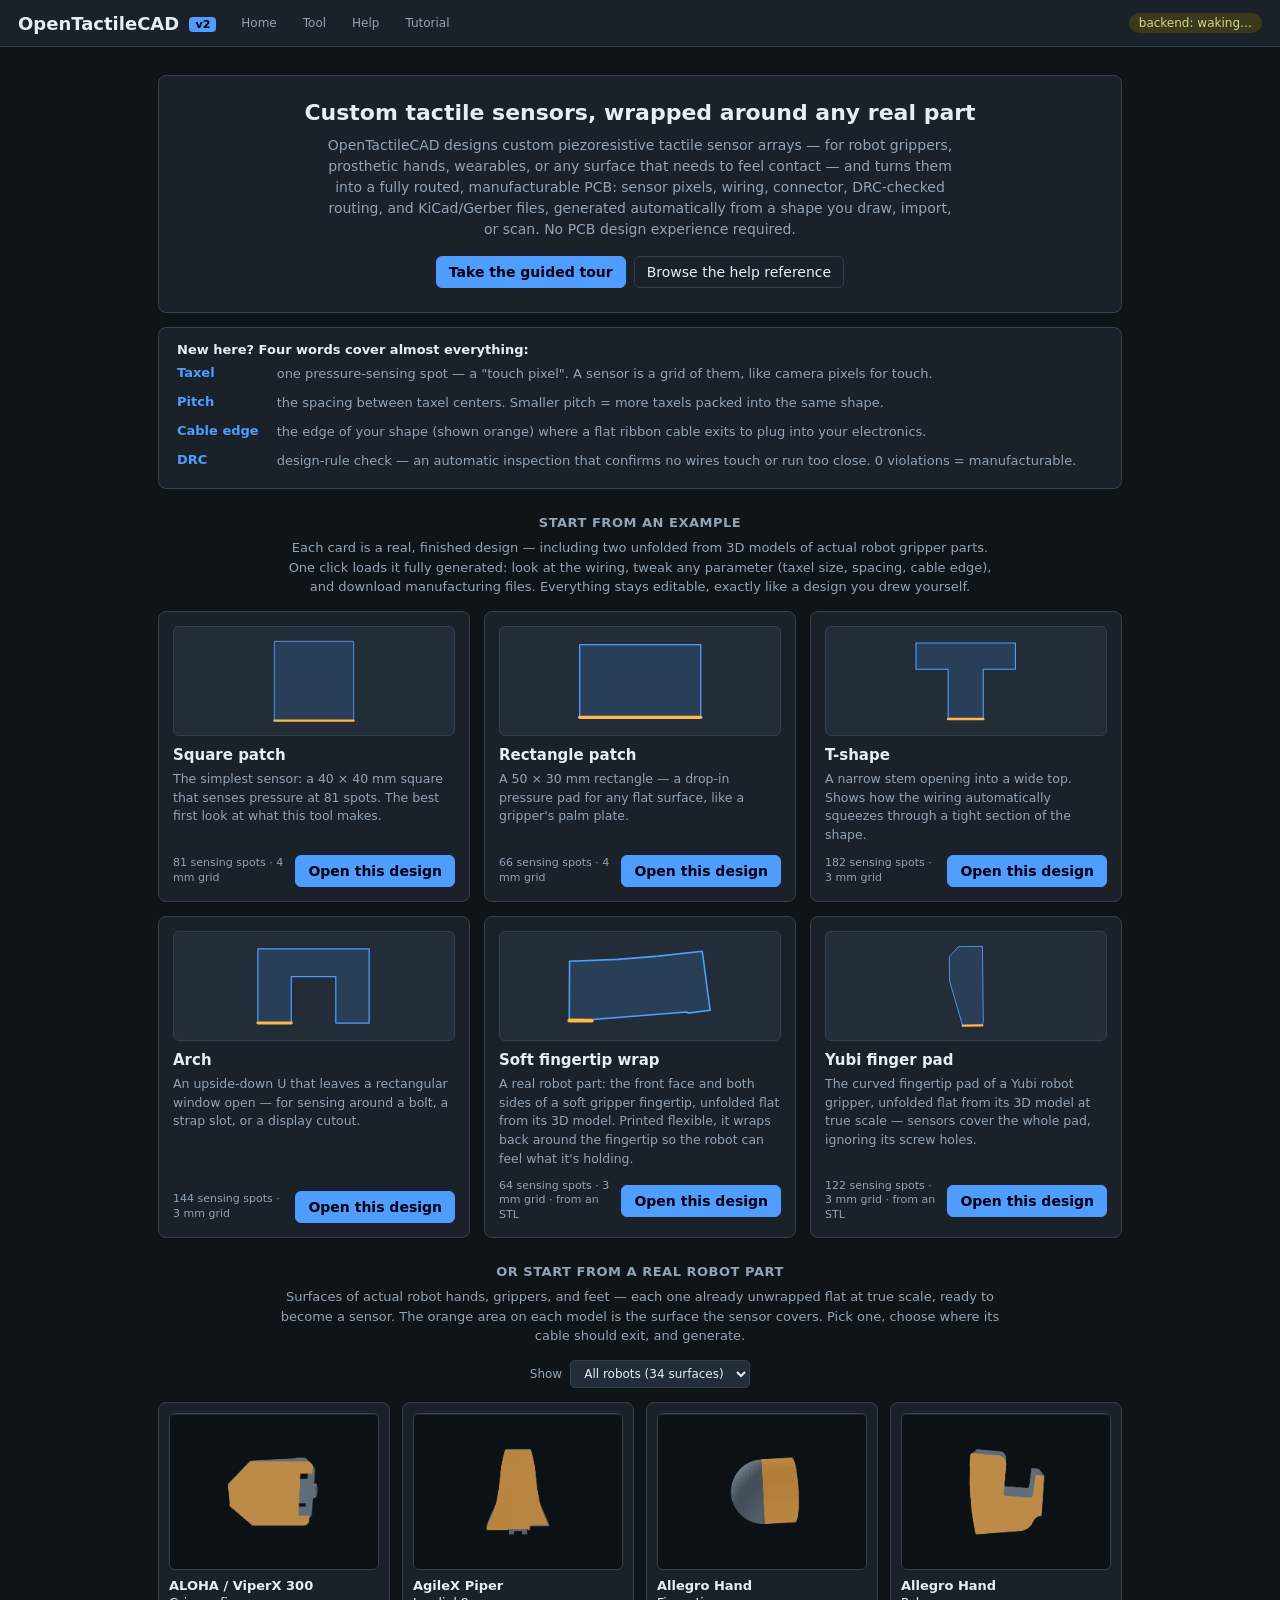
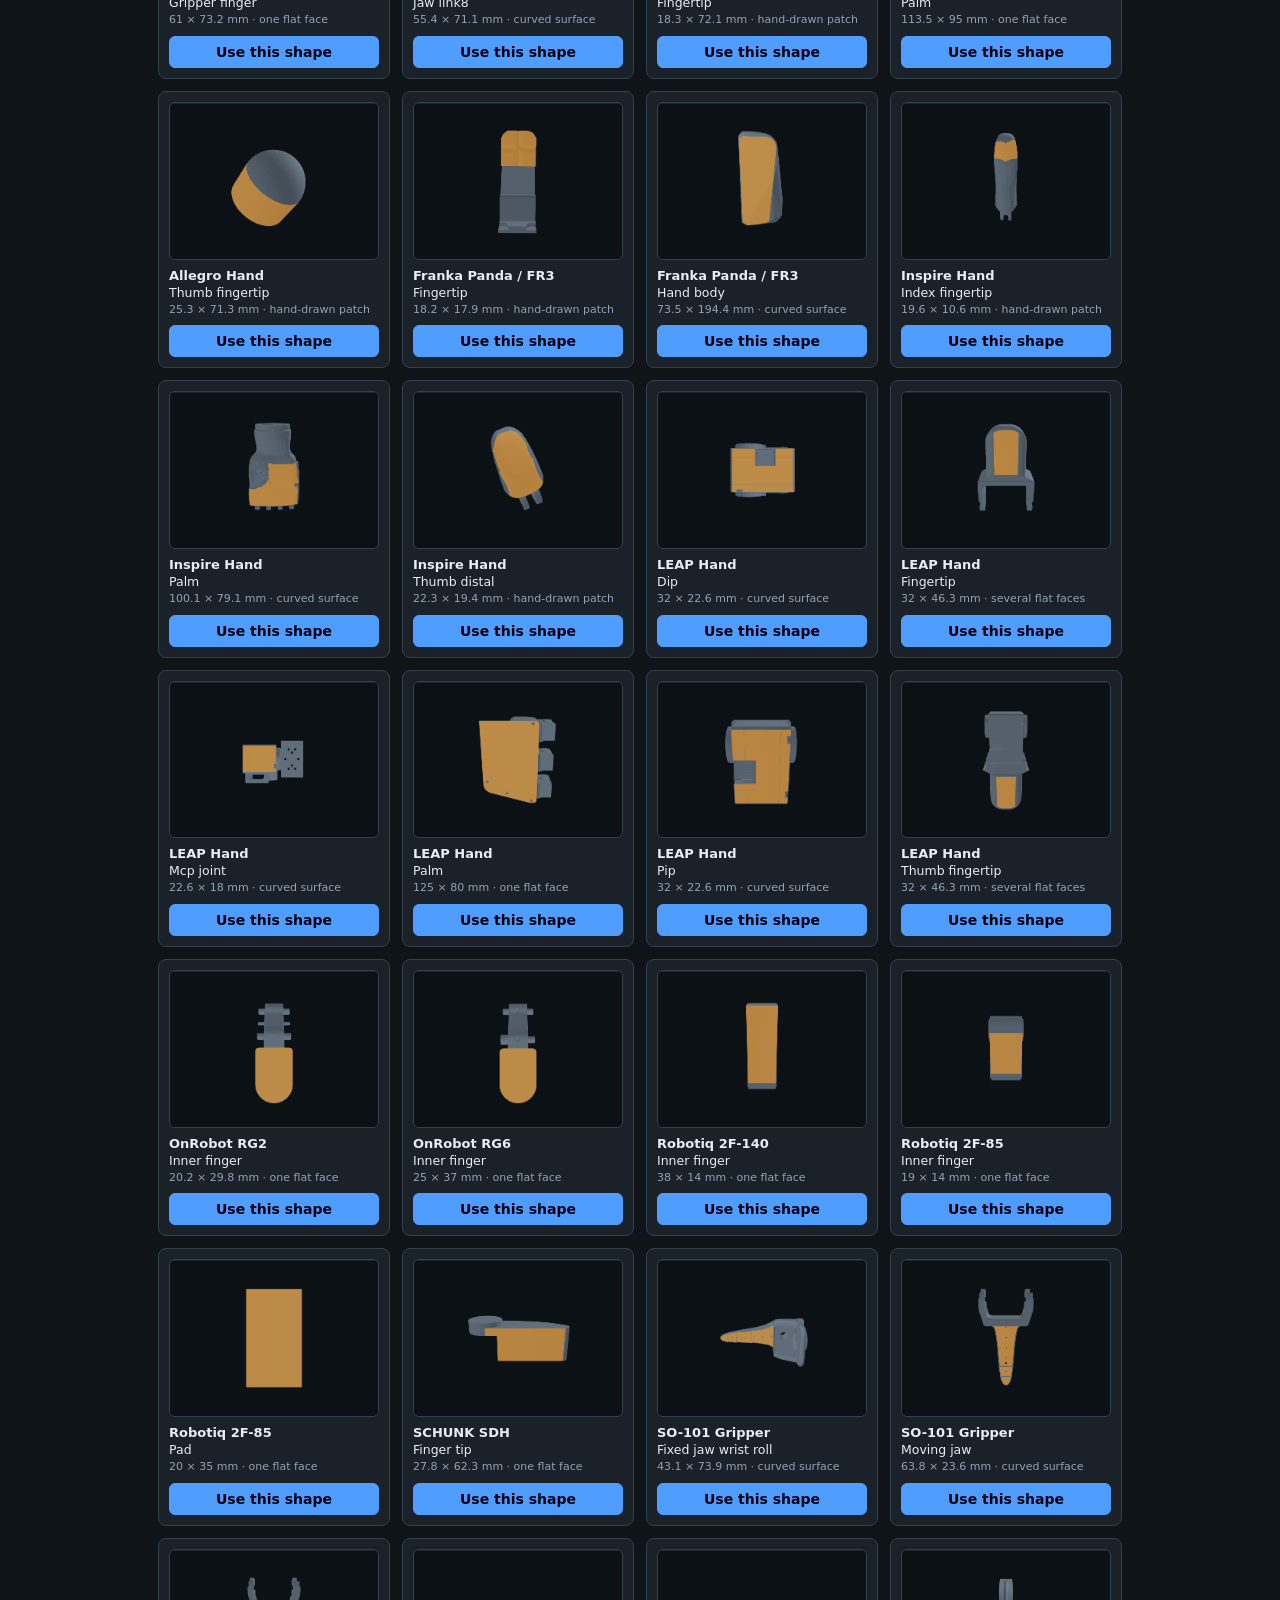
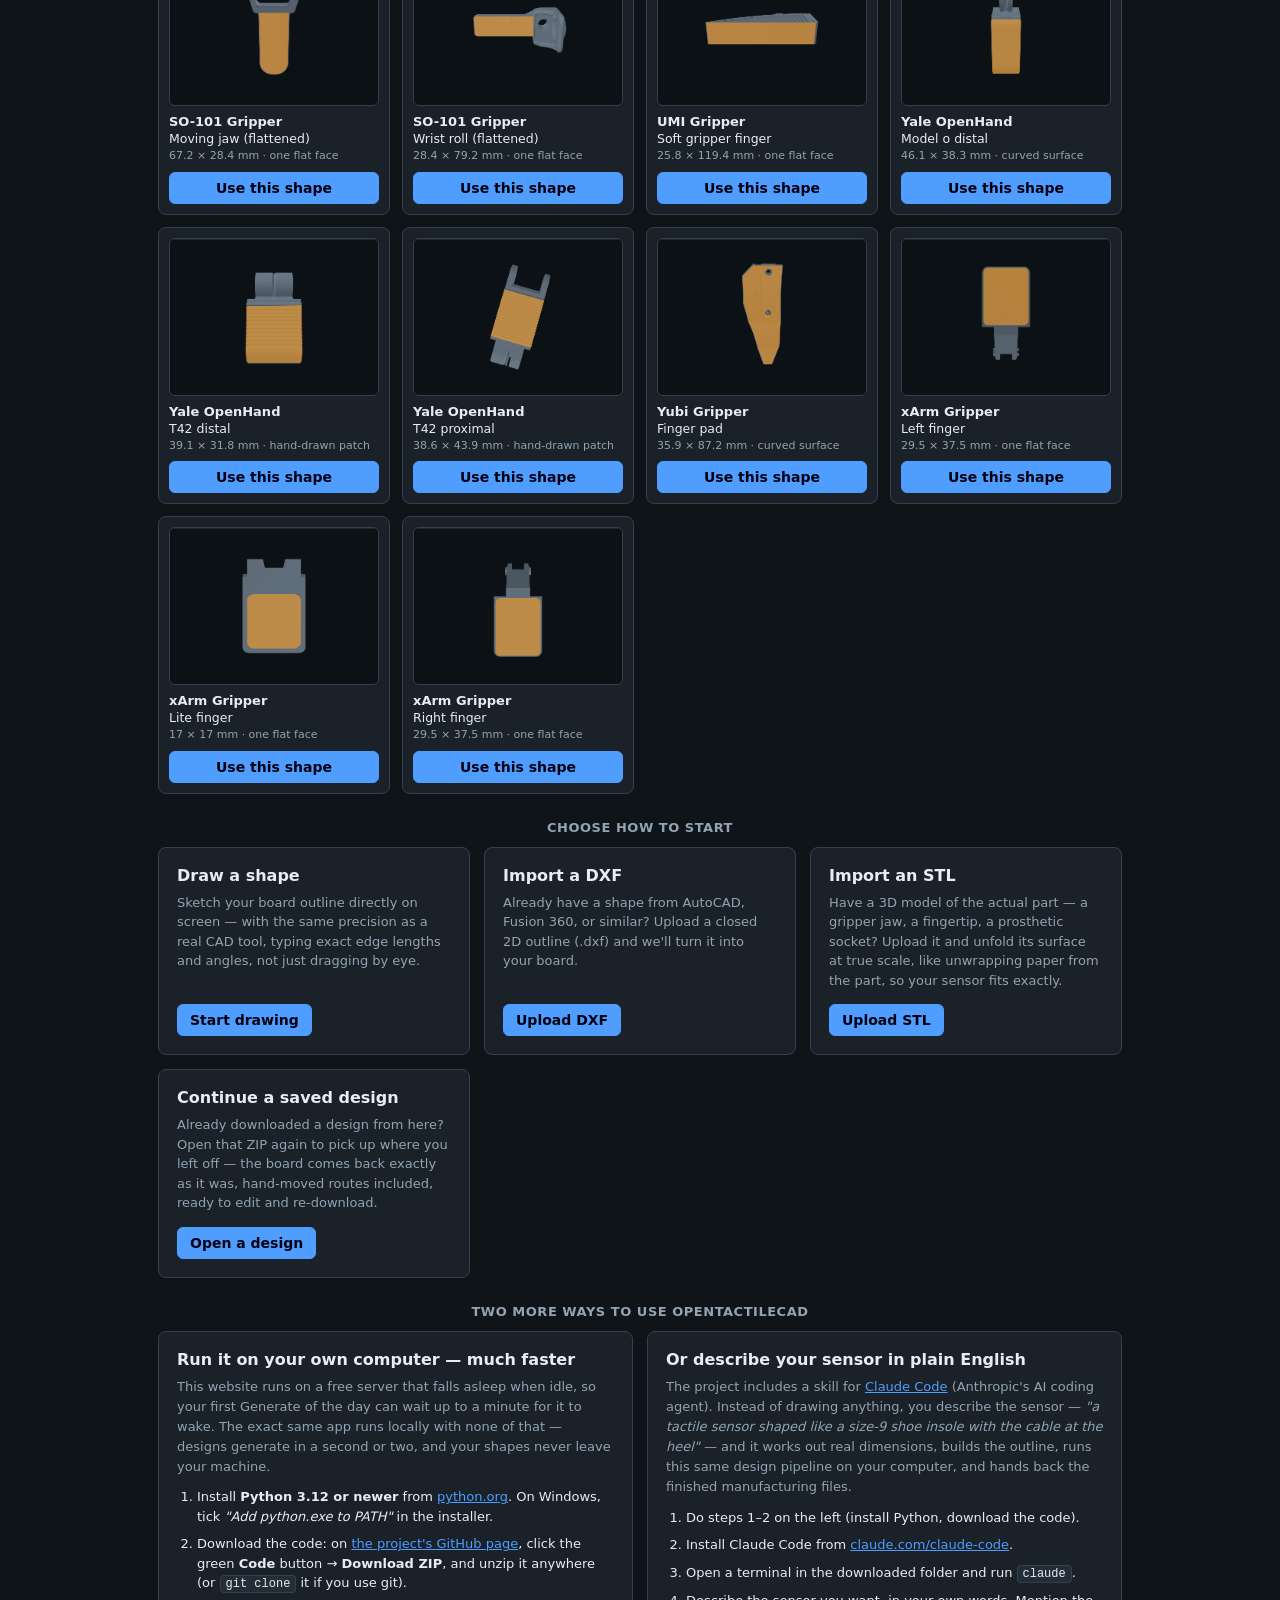
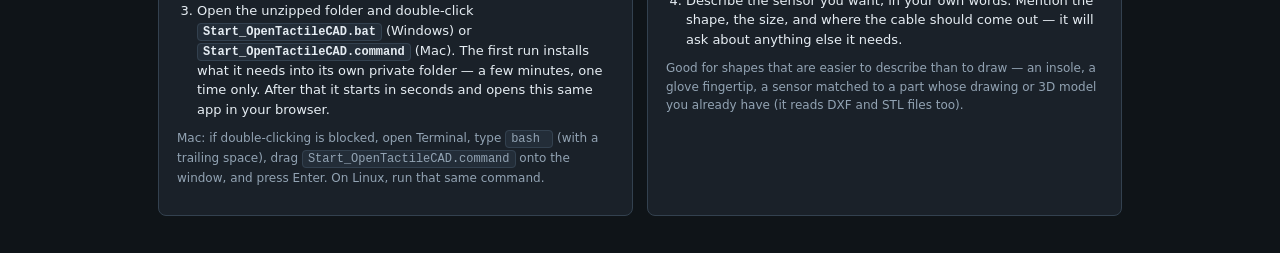
<file: index.html>
<!DOCTYPE html>
<html lang="en">
<head>
  <meta charset="UTF-8" />
  <meta name="viewport" content="width=device-width, initial-scale=1.0" />
  <title>OpenTactileCAD — v2</title>
  <link rel="stylesheet" href="style.css" />

  <!-- Resolve bare "three" imports (used by the vendored addons) to the local build -->
  <script type="importmap">
  {
    "imports": {
      "three": "./vendor/three/three.module.js",
      "three/addons/": "./vendor/three/addons/"
    }
  }
  </script>
</head>
<body>
  <header class="topbar">
    <h1>OpenTactileCAD <span class="tag">v2</span></h1>
    <nav class="topnav" aria-label="Primary">
      <button id="nav-home" type="button" class="linklike">Home</button>
      <button id="nav-tool" type="button" class="linklike">Tool</button>
      <button id="nav-help" type="button" class="linklike">Help</button>
      <button id="nav-tour" type="button" class="linklike">Tutorial</button>
    </nav>
    <div id="health" class="health health--unknown">backend: checking…</div>
  </header>

  <!-- ================= Landing ================= -->
  <section id="view-landing" class="app-view">
    <div class="landing">
      <div class="panel landing-hero">
        <h2>Custom tactile sensors, wrapped around any real part</h2>
        <p>
          OpenTactileCAD designs custom piezoresistive tactile sensor arrays — for robot
          grippers, prosthetic hands, wearables, or any surface that needs to feel
          contact — and turns them into a fully routed, manufacturable PCB: sensor
          pixels, wiring, connector, DRC-checked routing, and KiCad/Gerber files,
          generated automatically from a shape you draw, import, or scan. No PCB
          design experience required.
        </p>
        <div class="row landing-hero__actions">
          <button id="landing-tour-btn" type="button" class="primary">Take the guided tour</button>
          <button id="landing-help-btn" type="button" class="secondary">Browse the help reference</button>
        </div>
      </div>

      <div class="panel landing-glossary">
        <strong>New here? Four words cover almost everything:</strong>
        <dl>
          <dt>Taxel</dt>
          <dd>one pressure-sensing spot — a "touch pixel". A sensor is a grid of them, like camera pixels for touch.</dd>
          <dt>Pitch</dt>
          <dd>the spacing between taxel centers. Smaller pitch = more taxels packed into the same shape.</dd>
          <dt>Cable edge</dt>
          <dd>the edge of your shape (shown orange) where a flat ribbon cable exits to plug into your electronics.</dd>
          <dt>DRC</dt>
          <dd>design-rule check — an automatic inspection that confirms no wires touch or run too close. 0 violations = manufacturable.</dd>
        </dl>
      </div>

      <h3 class="landing-modes__label">Start from an example</h3>
      <p class="landing-section-sub">
        Each card is a real, finished design — including two unfolded from 3D models of
        actual robot gripper parts. One click loads it fully generated: look at the wiring,
        tweak any parameter (taxel size, spacing, cable edge), and download manufacturing
        files. Everything stays editable, exactly like a design you drew yourself.
      </p>
      <div class="landing-examples" id="landing-examples"></div>

      <h3 class="landing-modes__label">Or start from a real robot part</h3>
      <p class="landing-section-sub">
        Surfaces of actual robot hands, grippers, and feet — each one already unwrapped
        flat at true scale, ready to become a sensor. The orange area on each model is the
        surface the sensor covers. Pick one, choose where its cable should exit, and
        generate.
      </p>
      <div class="stl-example-filter">
        <label>Show
          <select id="stl-example-filter"></select>
        </label>
      </div>
      <div class="landing-stl-examples" id="landing-stl-examples"></div>

      <h3 class="landing-modes__label">Choose how to start</h3>
      <div class="landing-modes">
        <article class="panel mode-card">
          <h2>Draw a shape</h2>
          <p>Sketch your board outline directly on screen — with the same precision as a real CAD tool, typing exact edge lengths and angles, not just dragging by eye.</p>
          <button type="button" class="primary mode-card__cta" data-mode="draw">Start drawing</button>
        </article>
        <article class="panel mode-card">
          <h2>Import a DXF</h2>
          <p>Already have a shape from AutoCAD, Fusion 360, or similar? Upload a closed 2D outline (.dxf) and we'll turn it into your board.</p>
          <button type="button" class="primary mode-card__cta" data-mode="dxf">Upload DXF</button>
        </article>
        <article class="panel mode-card">
          <h2>Import an STL</h2>
          <p>Have a 3D model of the actual part — a gripper jaw, a fingertip, a prosthetic socket? Upload it and unfold its surface at true scale, like unwrapping paper from the part, so your sensor fits exactly.</p>
          <button type="button" class="primary mode-card__cta" data-mode="stl">Upload STL</button>
        </article>
        <article class="panel mode-card">
          <h2>Continue a saved design</h2>
          <p>Already downloaded a design from here? Open that ZIP again to pick up where you left off &mdash; the board comes back exactly as it was, hand-moved routes included, ready to edit and re-download.</p>
          <button type="button" class="primary mode-card__cta" data-mode="open">Open a design</button>
        </article>
        <article class="panel mode-card">
          <h2>Describe it in words</h2>
          <p>Not sure where to start? Say what you want in plain English — the size, the shape, how fine the sensing needs to be — and an assistant designs it with the real generator, then hands it to you here to edit.</p>
          <button type="button" class="primary mode-card__cta" data-mode="chat">Describe a sensor</button>
        </article>
      </div>

      <h3 class="landing-modes__label">Two more ways to use OpenTactileCAD</h3>
      <div class="landing-guides">
        <article class="panel guide-card">
          <h2>Run it on your own computer — much faster</h2>
          <p>
            This website runs on a free server that falls asleep when idle, so your first
            Generate of the day can wait up to a minute for it to wake. The exact same app
            runs locally with none of that — designs generate in a second or two, and your
            shapes never leave your machine.
          </p>
          <ol>
            <li>
              Install <strong>Python 3.12 or newer</strong> from
              <a href="https://www.python.org/downloads/" target="_blank" rel="noopener">python.org</a>.
              On Windows, tick <em>"Add python.exe to PATH"</em> in the installer.
            </li>
            <li>
              Download the code: on
              <a href="https://github.com/OpenTactileCAD/OpenTactileCAD" target="_blank" rel="noopener">the project's GitHub page</a>,
              click the green <strong>Code</strong> button → <strong>Download ZIP</strong>, and unzip it
              anywhere (or <code>git clone</code> it if you use git).
            </li>
            <li>
              Open the unzipped folder and double-click
              <strong><code>Start_OpenTactileCAD.bat</code></strong> (Windows) or
              <strong><code>Start_OpenTactileCAD.command</code></strong> (Mac).
              The first run installs what it needs into its own private folder — a few
              minutes, one time only. After that it starts in seconds and opens this same
              app in your browser.
            </li>
          </ol>
          <p class="guide-card__note">
            Mac: if double-clicking is blocked, open Terminal, type <code>bash&nbsp;</code>
            (with a trailing space), drag <code>Start_OpenTactileCAD.command</code> onto the
            window, and press Enter. On Linux, run that same command.
          </p>
        </article>
        <article class="panel guide-card">
          <h2>Or describe your sensor in plain English</h2>
          <p>
            The project includes a skill for
            <a href="https://claude.com/claude-code" target="_blank" rel="noopener">Claude Code</a>
            (Anthropic's AI coding agent). Instead of drawing anything, you describe the sensor —
            <em>"a tactile sensor shaped like a size-9 shoe insole with the cable at the heel"</em> —
            and it works out real dimensions, builds the outline, runs this same design pipeline on
            your computer, and hands back the finished manufacturing files.
          </p>
          <ol>
            <li>Do steps 1–2 on the left (install Python, download the code).</li>
            <li>Install Claude Code from
              <a href="https://claude.com/claude-code" target="_blank" rel="noopener">claude.com/claude-code</a>.</li>
            <li>Open a terminal in the downloaded folder and run <code>claude</code>.</li>
            <li>Describe the sensor you want, in your own words. Mention the shape, the size,
              and where the cable should come out — it will ask about anything else it needs.</li>
          </ol>
          <p class="guide-card__note">
            Good for shapes that are easier to describe than to draw — an insole, a glove
            fingertip, a sensor matched to a part whose drawing or 3D model you already have
            (it reads DXF and STL files too).
          </p>
        </article>
      </div>
    </div>
  </section>

  <!-- ================= Tool ================= -->
  <section id="view-tool" class="app-view" hidden>
    <main class="layout">
      <!-- ================= Controls ================= -->
      <aside class="panel controls">
        <div class="mode-switcher" role="group" aria-label="Input mode">
          <span class="mode-switcher__label">Mode:</span>
          <button type="button" class="mode-button" data-mode="draw" id="mode-btn-draw">Draw</button>
          <button type="button" class="mode-button" data-mode="dxf" id="mode-btn-dxf">DXF</button>
          <button type="button" class="mode-button" data-mode="stl" id="mode-btn-stl">STL</button>
          <button type="button" class="mode-button" data-mode="chat" id="mode-btn-chat">Describe</button>
          <button type="button" class="mode-button" data-mode="open" id="mode-btn-open">Open</button>
        </div>

        <section class="group chat-sidebar-group" id="chat-sidebar-group" hidden>
          <h2>1 · Describe your sensor</h2>
          <p class="hint">
            Say what you need in plain English — "a 40 × 40 mm square sensor with
            2 mm taxel pitch, cable at the bottom". The assistant designs it with
            the real generator and loads the result here, fully editable. Ask for
            changes the same way: "make the pitch 1.5 mm", "move the connector to
            the top".
          </p>
          <div id="chat-log" class="chat-log"></div>
          <form id="chat-form" class="chat-form" autocomplete="off">
            <input id="chat-input" type="text" placeholder="Describe a sensor…" />
            <button id="chat-send" type="submit" class="primary">Send</button>
          </form>
          <div class="row">
            <span id="chat-status" class="hint chat-status"></span>
            <button id="chat-reset" type="button" class="secondary">New conversation</button>
          </div>
        </section>

        <section class="group stl-sidebar-group" id="stl-sidebar-group">
          <h2>1 · 3D Model (STL)</h2>
          <p class="hint">
            Upload an STL, select connected planar or curved surfaces, then unfold them into the board outline.
          </p>
          <div class="row dev-example-row" id="dev-example-row" hidden>
            <label>Example STL (dev)
              <select id="example-stl-select"><option value="">Choose an example…</option></select>
            </label>
          </div>
          <div class="row">
            <button id="upload-stl" type="button" class="primary">Upload STL</button>
            <button id="select-single" type="button" class="mode-button active" disabled>Single face</button>
            <button id="select-multiple" type="button" class="mode-button" disabled>Multiple faces</button>
            <button id="select-curved" type="button" class="mode-button" disabled>Curved surface</button>
            <button id="select-patch" type="button" class="mode-button" disabled
              title="Draw your sensor's boundary directly on the 3D surface: click corner points, close the loop, and the enclosed patch is selected — bumps and texture inside are smoothed out.">Draw patch</button>
            <button id="select-all-faces" type="button" class="secondary" disabled>Select all</button>
            <button id="unfold-faces" type="button" class="primary" disabled>Unfold selection</button>
            <button id="clear-face" type="button" class="secondary" disabled>Clear selection</button>
            <button id="reset-view" type="button" class="secondary" disabled>Reset view</button>
            <button id="capture-example" type="button" class="secondary" hidden
              title="Dev (localhost only): save the current selection + unfold as an example-gallery annotation JSON">Save as example</button>
            <input id="stl-input" type="file" accept=".stl,model/stl,application/sla" hidden />
          </div>
          <div class="stl-curved-controls">
            <label>Normal angle <input id="curvature-tolerance" type="number" min="1" max="90" step="1" value="18" disabled /></label>
            <label>Max growth radius <input id="curved-max-radius" type="number" min="0" step="1" placeholder="auto" disabled /></label>
            <label class="check-field"><input id="auto-seam" type="checkbox" checked disabled /> Auto seam</label>
            <button id="set-seam" type="button" class="secondary" disabled>Set seam</button>
          </div>
          <div class="stl-patch-controls" id="stl-patch-controls" hidden>
            <span class="hint" id="patch-hint">Click points on the surface to outline your sensor; click the first point again to close the loop. Click the last point to undo it.</span>
            <label class="check-field" title="Relax the surface inside your outline before flattening, so tread patterns, ribs, and other texture don't distort the sensor's shape — the outline you drew keeps its true dimensions.">
              <input id="patch-smooth" type="checkbox" checked /> Smooth out texture
            </label>
            <button id="patch-flip" type="button" class="secondary" disabled
              title="The loop cuts the model in two — swap which side is the sensor patch.">Flip side</button>
          </div>
          <div id="stl-container" class="stl-container stl-container--sidebar">
            <p class="placeholder">Upload an <code>.stl</code> file to view it in 3D.</p>
          </div>
          <p class="hint">
            Drag to orbit · scroll to zoom · select planar faces or smooth curved patches.
          </p>
          <div id="stl-info" class="mini"></div>
          <div id="stl-connections" class="stl-connections" hidden></div>
        </section>

        <section class="group" id="dxf-import-group" hidden>
          <h2>1 · Import DXF</h2>
          <p class="hint">
            Upload a closed 2D outline (<code>.dxf</code>). We'll automatically pick the largest closed shape in the file.
          </p>
          <div class="row">
            <button id="upload-dxf" type="button" class="primary">Upload DXF</button>
            <input id="dxf-input" type="file" accept=".dxf" hidden />
          </div>
          <div id="dxf-info" class="mini"></div>
        </section>

        <section class="group" id="design-import-group" hidden>
          <h2>1 &middot; Open a saved design</h2>
          <p class="hint">
            Pick the <code>.zip</code> you downloaded before &mdash; no need to unzip it.
            The board comes back exactly as you left it, including any routes you
            moved by hand, and stays fully editable. A loose
            <code>design.json</code> or <code>manifest.json</code> works too.
          </p>
          <div class="row">
            <button id="open-design" type="button" class="primary">Open design file</button>
            <input id="design-input" type="file" accept=".zip,.json,application/json,application/zip" hidden />
          </div>
          <div id="design-import-info" class="mini"></div>
        </section>

        <section class="group" id="params-group">
          <h2 id="params-heading">2 · Parameters (mm)</h2>

          <h3 class="params-subhead">Sensor grid</h3>
          <div class="params params--emphasis">
            <label class="check-field" title="Set the taxel size and pitch directly; how many fit is whatever the outline allows.">
              <input type="radio" name="grid_mode" value="size" checked />
              Set taxel size
            </label>
            <label class="check-field" title="Ask for a specific grid; the taxel size needed to fit it is calculated from your outline. Pitch equals the taxel size, so taxels tile edge to edge. Grow-board mode only.">
              <input type="radio" name="grid_mode" value="count" />
              Set rows &amp; columns
            </label>
          </div>
          <div class="params" id="grid-count-fields" hidden>
            <label>Columns <input id="target_cols" type="number" min="1" step="1" value="8" /></label>
            <label>Rows <input id="target_rows" type="number" min="1" step="1" value="8" /></label>
          </div>
          <p class="hint" id="grid-count-hint" hidden>
            Taxel size is solved from your outline, minus the edge keepout. Requires
            <em>Grow board to fit wiring</em> board mode.
          </p>
          <div class="params" id="grid-size-fields">
            <label title="Width of one taxel (sensing spot).">Taxel W <input id="pixel_w_mm" type="number" step="0.1" value="4.0" /></label>
            <label title="Height of one taxel (sensing spot).">Taxel H <input id="pixel_h_mm" type="number" step="0.1" value="4.0" /></label>
            <label title="Horizontal spacing between taxel centers. Never smaller than the taxel width.">Pitch X <input id="pitch_x_mm" type="number" step="0.1" value="4.2" /></label>
            <label title="Vertical spacing between taxel centers. Never smaller than the taxel height.">Pitch Y <input id="pitch_y_mm" type="number" step="0.1" value="4.2" /></label>
          </div>
          <p class="hint" id="grid-size-note" hidden>
            Solved from your outline on Generate — the footprint preview below updates to match.
          </p>
          <div class="params">
            <label>Edge keepout <input id="edge_keepout_mm" type="number" step="0.1" value="0.5" /></label>
          </div>

          <!-- Anchor holes: not shipping yet. Hidden, not deleted; drop `hidden`
               to bring the section back. The unchecked box sends anchor_holes=false. -->
          <div id="anchor-holes-section" hidden>
          <h3 class="params-subhead">Bump anchor holes</h3>
          <p class="hint">
            Cuts a hole clean through the board under every shear bump, so the bump
            sheet's posts key the cover to the board across the whole array instead of
            only at the skirt &mdash; the cover can no longer slide under strong shear.
            The taxel pitch grows to make room; the wider pitch is worked out from the
            column bus that runs past each hole, not typed in.
          </p>
          <label class="check-field" title="Adds Edge.Cuts cutouts at every 2x2 taxel block centre, directly under each bump.">
            <input id="anchor_holes" type="checkbox" />
            <span>Add anchor holes under bumps</span>
          </label>
          <div id="anchor-holes-body" hidden>
            <div class="params">
              <label title="Cutout diameter. Sets how much the pitch has to grow.">Hole &oslash; <input id="anchor_hole_dia_mm" type="number" step="0.1" min="0.2" value="1.5" /></label>
              <label title="Copper-to-cutout-edge clearance. 0.4mm suits a milled internal cutout.">Clearance <input id="anchor_hole_clearance_mm" type="number" step="0.05" min="0" value="0.4" /></label>
            </div>
            <label class="radio-field" title="Widens every taxel gap, even though only one gap in two carries a cutout. Simplest, fewest taxels.">
              <input type="radio" name="anchor_hole_lattice" value="uniform" checked />
              <span>Uniform pitch &mdash; every gap widened</span>
            </label>
            <label class="radio-field" title="Widens only the intra-block gap that actually carries a cutout; blocks stay at the tight taxel spacing. Same holes, denser array.">
              <input type="radio" name="anchor_hole_lattice" value="paired" />
              <span>Paired pitch &mdash; only the gap with a hole in it</span>
            </label>
            <label class="check-field" title="Only X has to grow: the row bus already clears the cutout. Growing Y to match keeps the 2x2 block square and the bump round, so shear response stays the same in both axes. Uncheck for more taxels and an oval bump.">
              <input id="anchor_hole_square_cells" type="checkbox" checked />
              <span>Keep blocks square (round bump, isotropic shear)</span>
            </label>
          </div>
          </div>

          <h3 class="params-subhead">Routing &amp; clearance</h3>
          <div class="params">
            <label>Trace W <input id="trace_w_mm" type="number" step="0.05" value="0.2" /></label>
            <label>Gap <input id="gap_mm" type="number" step="0.05" value="0.2" /></label>
            <label>Clearance <input id="clearance_mm" type="number" step="0.05" value="0.2" /></label>
            <label title="Minimum routing distance from the outer board edge. Higher values keep red/blue traces farther inside.">
              Route edge padding
              <input id="board_edge_clear_mm" type="number" min="0" step="0.1" value="0.2" />
            </label>
          </div>

          <h3 class="params-subhead">Taxel footprint (one sensing spot's copper)</h3>
          <div class="params">
            <label title="Clearance from each taxel's own outer edge to its interdigitated fingers — not to be confused with Edge keepout above, which is the board-level margin from the outline.">
              Taxel edge clearance
              <input id="edge_clear_mm" type="number" min="0" step="0.05" value="0.1" />
            </label>
            <label title="Clearance from the taxel's center line, limiting how far each finger reaches toward the opposite pad.">
              Taxel center clearance
              <input id="center_clear_mm" type="number" min="0" step="0.05" value="0.2" />
            </label>
            <label title="Drill diameter of the via connecting this taxel's top-layer pad to its routed trace.">
              Via drill
              <input id="via_drill_mm" type="number" min="0.05" step="0.01" value="0.15" />
            </label>
            <label title="Copper pad diameter of the via.">
              Via diameter
              <input id="via_dia_mm" type="number" min="0.1" step="0.01" value="0.35" />
            </label>
          </div>
          <div id="pixel-preview" class="pixel-preview" aria-label="Live preview of one sensor pixel's interdigitated footprint"></div>

          <h3 class="params-subhead">Board sizing <a href="#" class="help-link" data-help-target="help-board-sizing" title="What do these do?">(?)</a></h3>
          <div class="params params--emphasis">
            <label class="check-field" title="Columns on the top copper, rows on the bottom copper. Every wire runs around the sensor field to the connector.">
              <input type="radio" name="copper_layers" value="2" checked />
              2 copper layers: wiring runs around the sensor field
            </label>
            <label class="check-field" title="Rows are wired on two inner copper layers instead: In1 carries each row to the connector, In2 the links across notches. Rows need no wiring band around the field, so a fixed outline keeps more taxels. Costs more to fabricate.">
              <input type="radio" name="copper_layers" value="4" />
              4 copper layers: rows wired underneath, on inner layers
            </label>
          </div>
          <div class="params params--emphasis">
            <label class="check-field" title="Keep the sensor grid at max density and grow the final board outline outward until every wire fits.">
              <input type="radio" name="board_mode" value="expand" checked />
              Grow board to fit wiring
            </label>
            <label class="check-field" title="Keep the outline exactly as drawn: reserve a wiring keep-out band inside it and drop the sensor pixels that reach into that band.">
              <input type="radio" name="board_mode" value="fixed_keepout" />
              Keep outline fixed, shrink sensor grid
            </label>
            <label class="check-field" title="New router: wires hug the sensor field instead of walking a grid. Rows/columns cut apart by a concavity stay one net where possible, bridged by a trace around the concavity. In fixed-outline mode the wiring keep-out band is sized exactly from the routing plan. Uncheck to compare against the original router.">
              <input id="hug_router" type="checkbox" checked />
              Hug routing (new): wires follow the sensor shape
            </label>
          </div>
          <details class="advanced">
            <summary>Advanced board-shape controls</summary>
            <div class="params">
              <label title="Extra board margin used for routing when Preserve sensors and Auto-expand board are enabled.">
                Routing margin
                <input id="routing_margin_mm" type="number" min="0" step="0.5" value="3.0" />
              </label>
              <label class="check-field" title="Make the final main-board outline follow the outer sensor layout and routed traces instead of a rectangular expansion.">
                <input id="follow_main_padding" type="checkbox" checked />
                Follow layout/routes
              </label>
              <label title="Distance from the outermost main layout or route to the final board edge. On 4 copper layers it is only added where wires run at the edge (mostly by the connector); elsewhere the board keeps the shape you drew. Tail dimensions remain separate.">
                Follow padding
                <input id="follow_main_padding_mm" type="number" min="0" step="0.1" value="2.0" />
              </label>
              <label class="check-field" title="Smooth the followed final board edge around route bundles instead of preserving sharp buffered corners.">
                <input id="smooth_follow_padding" type="checkbox" checked />
                Smooth follow edge
              </label>
            </div>
          </details>
        </section>

        <section class="group">
          <h2>Tail</h2>
          <p class="hint">Controls the connector/cable tail attached to the orange cable edge.</p>
          <p class="hint">Leave Tail width blank for the connector tip width default. Smaller manual widths are allowed.</p>
          <div class="params">
            <label>Tail length <input id="cable_length_mm" type="number" min="0.1" step="0.1" value="12.0" /></label>
            <label title="Leave blank or use 0 for automatic connector width.">
              Tail width
              <input id="tail_width_mm" type="number" min="0" step="0.1" placeholder="auto" />
            </label>
            <label>Tail side padding <input id="tail_side_padding_mm" type="number" min="0" step="0.1" value="0.0" /></label>
          </div>
        </section>

      </aside>

      <!-- ================= Views =================
           Ordered to follow the workflow top to bottom: draw the outline, press
           Generate, then read the result. The PCB Preview panel is last because
           it is the output of the two panels above it. -->
      <section class="views">
        <div class="panel view">
          <div class="view__head">
            <h2>1 · Board Outline</h2>
          </div>
          <p class="hint">
            Use Line, Rectangle, or Arc to draw the outline, then select the edge
            where the connector tail should exit and press <strong>Set cable edge</strong>
            (required before Generate).
          </p>
          <div id="cable-edge-banner" class="cable-edge-banner" hidden>
            <span>Choose where the connector tail exits: click an edge below and press <strong>Set cable edge</strong>. Generate stays blocked until the cable edge is set.</span>
            <button id="cable-edge-banner-close" type="button" aria-label="Dismiss cable edge reminder">×</button>
          </div>
          <div class="outline-editor">
            <div class="cad-toolbar" aria-label="Board outline tools">
              <div class="cad-target-toggle" role="group" aria-label="Drawing target">
                <button id="cad-target-outline" type="button" class="mode-button active">Board outline</button>
                <button id="cad-target-fill" type="button" class="mode-button" disabled title="Draw a board outline first">Sensorize zone</button>
              </div>
              <button id="cad-select" type="button" class="mode-button active">Select</button>
              <button id="cad-line" type="button" class="mode-button">Line</button>
              <button id="cad-rect" type="button" class="mode-button">Rectangle</button>
              <button id="cad-hline" type="button" class="mode-button">H</button>
              <button id="cad-vline" type="button" class="mode-button">V</button>
              <button id="cad-arc" type="button" class="mode-button">Arc</button>
              <button id="cad-undo" type="button" class="secondary" disabled>Undo</button>
              <button id="cad-redo" type="button" class="secondary" disabled>Redo</button>
              <button id="cad-delete" type="button" class="secondary" disabled>Delete</button>
              <button id="cad-set-angle-ref" type="button" class="secondary" disabled>Set angle ref</button>
              <button id="cad-set-cable" type="button" class="secondary" disabled>Set cable edge</button>
              <button id="cad-mirror-h" type="button" class="secondary" disabled
                      title="Flip the design left-to-right, in place. Use it to turn a left-hand part into the matching right-hand one. The cable edge stays the same edge.">Mirror &#8646;</button>
              <button id="cad-mirror-v" type="button" class="secondary" disabled
                      title="Flip the design top-to-bottom, in place. The cable edge stays the same edge.">Mirror &#8645;</button>
              <button id="cad-zoom-out" type="button" class="secondary" title="Zoom out">−</button>
              <button id="cad-zoom-in" type="button" class="secondary" title="Zoom in">+</button>
              <button id="cad-fit" type="button" class="secondary" title="Fit outline to view">Fit</button>
            </div>
            <p class="hint" id="fill-zone-hint" hidden>
              Optional: this shape controls <em>where sensors get packed</em> inside your board — it won't change your board's outer edge or connector.
            </p>
            <div class="cad-fields">
              <label>Length <input id="cad-length" type="number" step="0.1" placeholder="mm" /></label>
              <label>Angle <input id="cad-angle-value" type="number" step="1" value="0" /></label>
              <label>Width <input id="cad-width" type="number" step="0.1" placeholder="mm" /></label>
              <label>Height <input id="cad-height" type="number" step="0.1" placeholder="mm" /></label>
              <label>Grid <input id="cad-grid" type="number" min="0.1" step="0.1" value="1" /></label>
              <label class="check-field"><input id="cad-snap" type="checkbox" checked /> Snap</label>
            </div>
            <canvas id="outline-canvas" width="640" height="420"></canvas>
            <div class="row">
              <button id="preset-square" type="button">Square 40×40</button>
              <button id="preset-rect" type="button">Rect 50×30</button>
              <button id="preset-L" type="button" title="L-shape — one concave corner">L</button>
              <button id="preset-C" type="button" title="C-shape — a notch splits 10 of 14 columns">C</button>
              <button id="preset-deepC" type="button" title="Deeper, wider C notch">Deep C</button>
              <button id="preset-U" type="button" title="U — the notch opens onto the cable edge, cutting rows">U</button>
              <button id="preset-T" type="button" title="T — narrow stem into a wide top">T</button>
              <button id="preset-eight" type="button" title="Two lobes joined by a waist">Eight</button>
              <button id="preset-foot" type="button" title="Foot/insole-like asymmetric outline">Foot</button>
              <button id="clear-outline" type="button" class="secondary">Clear outline</button>
            </div>
            <div id="outline-info" class="mini">0 outline vertices</div>
          </div>
        </div>

        <div class="panel generate-panel">
          <div class="view__head">
            <h2>3 · Generate</h2>
          </div>
          <div class="generate-panel__body">
            <div class="row generate-actions">
              <button id="generate" type="button" class="primary">Generate PCB</button>
            </div>
            <div id="gen-status" class="mini"></div>
            <div id="connector-upsize" class="connector-upsize" hidden>
              <label>
                Need a bigger connector?
                <span class="hint">e.g. to slot into a different, larger readout board</span>
                <select id="connector-upsize-select"></select>
              </label>
              <label title="Rounds the Edge.Cuts step where the wider connector body meets the narrower cable/tail, instead of leaving a sharp 90° notch. 0 disables.">
                Shoulder fillet (mm)
                <input id="connector_shoulder_fillet_mm" type="number" min="0" step="0.1" value="1.0" />
              </label>
              <button id="connector-upsize-btn" type="button" class="secondary">Use this size</button>
            </div>
            <div id="stats"></div>
          </div>
        </div>

        <div class="panel view view--grow" id="pcb-preview-panel">
          <div class="view__head">
            <h2>PCB Preview</h2>
            <div id="pcb-view-tools" class="pcb-view-tools" hidden>
              <button id="pcb-zoom-out" type="button" class="secondary" title="Zoom out">−</button>
              <button id="pcb-zoom-in" type="button" class="secondary" title="Zoom in">+</button>
              <button id="pcb-zoom-reset" type="button" class="secondary" title="Reset view">Reset</button>
            </div>
            <div id="route-tools" class="route-tools" hidden>
              <button id="route-undo" type="button" class="secondary" disabled>Undo</button>
              <button id="route-reset" type="button" class="secondary" disabled>Reset route</button>
              <button id="route-reset-all" type="button" class="secondary" disabled>Reset all</button>
              <button id="route-redo-padding" type="button" class="secondary" disabled>Redo padding</button>
              <button id="tail-extension-toggle" type="button" class="secondary" disabled>Tail extension</button>
              <label class="tool-field">Chamfer
                <input id="route-chamfer-mm" type="number" min="0.1" step="0.1" value="0.5" />
              </label>
              <button id="route-chamfer" type="button" class="secondary" disabled>Apply</button>
              <button id="route-check-drc" type="button" class="secondary" disabled>Check DRC</button>
            </div>
          </div>
          <div id="pcb-preview" class="pcb-preview">
            <div id="tail-extension-prompt" class="tail-extension-prompt" hidden>
              <span>Optional: need the cable to be longer, or to bend around your part? Press <strong>Tail extension</strong> above to draw a custom tail path.</span>
              <button id="tail-extension-prompt-close" type="button" aria-label="Close tail extension prompt">×</button>
            </div>
            <p class="placeholder">Draw an outline and press <em>Generate PCB</em>.</p>
          </div>
          <div id="tail-extension-panel" class="tail-extension-panel" hidden>
            <div class="tail-extension-panel__head">
              <strong>Tail Extension</strong>
              <span>Draw dimensioned segments from the current pinout line.</span>
            </div>
            <div class="tail-extension-fields">
              <label>Length <input id="tail-extension-length" type="number" min="0.1" step="0.1" value="20" /></label>
              <label>Angle <input id="tail-extension-angle" type="number" step="1" value="-90" /></label>
              <label>Width <input id="tail-extension-width" type="number" min="0.1" step="0.1" /></label>
            </div>
            <div class="row">
              <button id="tail-extension-add" type="button" class="primary">Add segment</button>
              <button id="tail-extension-dir-down" type="button" class="secondary" title="Down (-90°)">↓</button>
              <button id="tail-extension-dir-up" type="button" class="secondary" title="Up (90°)">↑</button>
              <button id="tail-extension-dir-right" type="button" class="secondary" title="Right (0°)">→</button>
              <button id="tail-extension-dir-left" type="button" class="secondary" title="Left (180°)">←</button>
              <button id="tail-extension-dir-down-right" type="button" class="secondary" title="Down-right (-45°)">↘</button>
              <button id="tail-extension-dir-down-left" type="button" class="secondary" title="Down-left (-135°)">↙</button>
              <button id="tail-extension-dir-up-right" type="button" class="secondary" title="Up-right (45°)">↗</button>
              <button id="tail-extension-dir-up-left" type="button" class="secondary" title="Up-left (135°)">↖</button>
              <button id="tail-extension-undo" type="button" class="secondary">Undo</button>
              <button id="tail-extension-reset" type="button" class="secondary">Reset</button>
              <button id="tail-extension-apply" type="button" class="primary">Apply</button>
            </div>
            <div id="tail-extension-info" class="mini"></div>
          </div>
          <div id="route-edit-status" class="mini"></div>
        </div>

        <!-- Last panel in the column, below the preview: you generate, inspect
             the board above, and only then download it. -->
        <!-- Shear bumps: an optional second, 3D-printed part. Off by default,
             because most sensors only need normal force and the sheet is extra
             work to print and fit. -->
        <div class="panel bump-panel" id="bump-panel">
          <div class="bump-head">
            <label class="check-field" title="Adds a printable TPU overlay: one bump over each 2x2 group of sensors. Pressing sideways tilts the bump, so those four sensors read differently and you can tell which way the surface was pushed.">
              <input id="bump-enable" type="checkbox" />
              Add shear-sensing bumps (separate 3D-printed part)
            </label>
            <a href="#" class="help-link" data-help-target="help-bumps" title="What is this?">(?)</a>
          </div>
          <div class="bump-body" id="bump-body" hidden>
            <p class="hint">
              A soft sheet that snaps over the finished sensor. Each bump covers
              a block of four sensors; slits between the bumps stop one bump
              from dragging its neighbours. Blocks the board edge cuts short
              still get a bump, so no sensor is left uncovered.
            </p>
            <div class="bump-fields">
              <label title="How tall each bump stands above the sheet.">
                Bump height
                <input id="bump-height" type="number" min="0.4" max="10" step="0.2" value="2.0" />
              </label>
              <label title="Thickness of your finished PCB. The sheet has a pocket this deep so the sensor sits flush inside it.">
                Sensor thickness
                <input id="bump-recess" type="number" min="0.2" max="5" step="0.1" value="1.0" />
              </label>
              <label title="Thickness of the flexible sheet itself. Thinner is more compliant; under about 0.6mm gets hard to print.">
                Sheet thickness
                <input id="bump-sheet" type="number" min="0.4" max="3" step="0.1" value="0.8" />
              </label>
              <label title="Width of the solid rim around the sensor. This is the part you glue or clamp.">
                Skirt width
                <input id="bump-skirt" type="number" min="1" max="12" step="0.5" value="3.0" />
              </label>
            </div>
            <details class="advanced bump-advanced">
              <summary>Fine tuning</summary>
              <div class="bump-fields">
                <label title="Extra clearance cut around the board edge so the sensor slides into the pocket. Larger is easier to fit but lets the sensor shift; smaller grips by friction. 0.2mm suits a printer in good calibration.">
                  Fit tolerance
                  <input id="bump-tolerance" type="number" min="0" max="1.5" step="0.05" value="0.2" />
                </label>
                <label title="Width of the little bridges that hold neighbouring bumps together. Narrower lets each bump move more freely, so shear reads more cleanly — but too narrow and the tabs tear.">
                  Tab width
                  <input id="bump-tab-width" type="number" min="0.4" max="5" step="0.1" value="1.2" />
                </label>
                <label title="How many bridges span each cut between two bumps. More tabs make the sheet stiffer and more robust; fewer let each bump move more independently.">
                  Tabs per edge
                  <input id="bump-tabs" type="number" min="1" max="4" step="1" value="1" />
                </label>
                <label title="Bump base diameter as a percentage of the 2x2 block it covers. 100% means neighbouring bumps touch each other.">
                  Bump width (% of block)
                  <input id="bump-base-pct" type="number" min="30" max="100" step="5" value="80" />
                </label>
                <label title="Bump top diameter as a percentage of its base. Lower is a more pointed cone, which tips more readily; 100% is a straight-sided post.">
                  Bump taper (top % of base)
                  <input id="bump-top-pct" type="number" min="20" max="100" step="5" value="70" />
                </label>
              </div>
            </details>
            <div class="bump-actions">
              <button id="bump-generate" type="button" class="primary" disabled>Generate bump sheet</button>
              <button id="bump-download" type="button" class="secondary" disabled>Download STL</button>
              <button id="bump-reset-view" type="button" class="secondary" disabled>Reset view</button>
            </div>
            <div id="bump-status" class="mini"></div>
            <div id="bump-container" class="stl-container bump-container" hidden></div>
            <div id="bump-stats" class="mini" hidden></div>
          </div>
        </div>


        <!-- Two-piece printed case. The shear bumps are a version of the TOP
             piece, not a separate part: flat lid or bumped lid. -->
        <div class="panel bump-panel" id="case-panel">
          <div class="bump-head">
            <label class="check-field" title="A printed TPU case in two halves: a bottom with a pocket the sensor drops into, and a lid held on by a ribbed perimeter joint. No glue and no screws.">
              <input id="case-enable" type="checkbox" />
              Add a printed case (two 3D-printed parts)
            </label>
          </div>
          <div class="bump-body" id="case-body" hidden>
            <p class="hint">
              The bottom piece has a shallow pocket for the flex and the Velostat.
              The lid drops on and is held by a rib that runs round the perimeter,
              broken at intervals — every gap in the rib is a bridge that keeps the
              lid a single piece. Both halves stop at the cable edge, so the tail
              leaves through the open side.
            </p>

            <fieldset class="case-top-choice">
              <legend>Top piece</legend>
              <label class="radio-field" title="A plain flat lid. Reads normal force only.">
                <input type="radio" name="case-top" value="flat" checked />
                <span>Flat</span>
              </label>
              <label class="radio-field" title="Shallow grooves along the boundaries between sensors, cut from the top so the underside stays flat. Full-thickness material stays over every sensor, so there is still something to push on it, but the lid bends much more easily between them — a press lands where you put it instead of spreading to the neighbours.">
                <input type="radio" name="case-top" value="hatch" />
                <span>Hatched — sharper spatial resolution</span>
              </label>
              <label class="radio-field" title="One bump over each 2x2 group of sensors. Pressing sideways tilts the bump, so those four sensors read differently and you can tell which way the surface was pushed.">
                <input type="radio" name="case-top" value="bumps" />
                <span>Shear-sensing bumps</span>
              </label>
            </fieldset>

            <div id="case-hatch-fields" hidden>
              <label class="check-field" title="Cut the boundaries all the way through, leaving small tabs to hold the lid together. This decouples neighbouring sensors far better than a groove, which only thins the boundary and still carries load across it. Uncheck for a groove: a sealed lid with nothing to tear, but much less isolation.">
                <input id="case-hatch-through" type="checkbox" checked />
                <span>Cut through (tabs hold it together)</span>
              </label>
              <div class="bump-fields">
                <label title="How wide each cut is.">
                  Cut width
                  <input id="case-hatch-width" type="number" min="0.3" max="3" step="0.1" value="0.90" />
                </label>
                <label title="Width of the little bridges that keep the lid in one piece. Narrower isolates each sensor better; too narrow and they tear.">
                  Tab width
                  <input id="case-hatch-tab" type="number" min="0.4" max="4" step="0.1" value="1.20" />
                </label>
                <label title="Groove depth, used only when 'Cut through' is off. What is left underneath is the web.">
                  Groove depth
                  <input id="case-hatch-depth" type="number" min="0.1" max="2" step="0.1" value="0.40" />
                </label>
              </div>
              <label class="check-field" title="A small raised bump on top of each sensor's tile. Against a finger or any curved object the bumps are what it touches, so the load concentrates into individual tiles instead of spreading across the plate. The underside stays flat.">
                <input id="case-hatch-bumps" type="checkbox" />
                <span>Small bump on each sensor</span>
              </label>
              <div class="bump-fields" id="case-hatch-bump-fields" hidden>
                <label title="Bump diameter. Must fit inside the tile with clearance from the cut around it.">
                  Bump &oslash;
                  <input id="case-hatch-bump-dia" type="number" min="0.4" max="6" step="0.1" value="1.80" />
                </label>
                <label title="How far each bump stands above the lid. Small — this is a contact point, not a shear bump.">
                  Bump height
                  <input id="case-hatch-bump-height" type="number" min="0.2" max="4" step="0.1" value="0.60" />
                </label>
              </div>
            </div>

            <div class="bump-fields" id="case-bump-fields" hidden>
              <label title="How tall each bump stands above the lid.">
                Bump height
                <input id="case-bump-height" type="number" min="0.4" max="10" step="0.2" value="2.0" />
              </label>
              <label title="Bump base diameter as a percentage of the 2x2 block it covers.">
                Bump width (% of block)
                <input id="case-bump-base" type="number" min="30" max="100" step="5" value="80" />
              </label>
              <label title="Bump top diameter as a percentage of its base. Lower is more pointed, which tips more readily.">
                Bump taper (top % of base)
                <input id="case-bump-top" type="number" min="20" max="100" step="5" value="70" />
              </label>
            </div>

            <div class="bump-fields">
              <label title="Depth of the pocket in the bottom piece: the flex (~0.1mm) plus the Velostat (~0.1mm), not the whole board. At a 0.2mm layer height this is one layer, so there is no finer setting to print — shim under the board instead.">
                Pocket depth
                <input id="case-recess" type="number" min="0.1" max="4" step="0.05" value="0.20" />
              </label>
              <label title="Thickness of the floor under the sensor.">
                Floor thickness
                <input id="case-plate" type="number" min="0.3" max="4" step="0.1" value="0.60" />
              </label>
              <label title="Thickness of the lid. The rib passes through a slot in this, so thicker is less likely to tear.">
                Lid thickness
                <input id="case-lid" type="number" min="0.4" max="4" step="0.1" value="0.80" />
              </label>
              <label title="Width of the rim around the sensor. The rib runs down the middle of it. With shear bumps the rim also has to fit the slit that decouples them, so do not go below about 4mm.">
                Skirt width
                <input id="case-skirt" type="number" min="1.5" max="12" step="0.5" value="4.0" />
              </label>
            </div>

            <details class="advanced bump-advanced">
              <summary>Rib pattern</summary>
              <div class="bump-fields">
                <label title="One rib segment plus one gap. Shorter means more segments — and more segment ends, which is where the lid tears from.">
                  Period
                  <input id="case-period" type="number" min="6" max="60" step="1" value="20" />
                </label>
                <label title="How much of each period is gap rather than rib. Every gap is a bridge holding the lid together; more gap means a stiffer lid and less grip.">
                  Gap
                  <input id="case-gap" type="number" min="2" max="40" step="0.5" value="10" />
                </label>
                <label title="Extra clearance cut around the board edge so it drops into the pocket.">
                  Fit tolerance
                  <input id="case-tolerance" type="number" min="0" max="1.5" step="0.05" value="0.20" />
                </label>
              </div>
            </details>

            <div class="bump-actions">
              <button id="case-generate" type="button" class="primary" disabled>Generate case</button>
              <label class="mini case-show-field">Preview
                <select id="case-show" disabled>
                  <option value="bottom">Bottom piece</option>
                  <option value="top">Top piece</option>
                </select>
              </label>
              <button id="case-dl-bottom" type="button" class="secondary" disabled>Download bottom</button>
              <button id="case-dl-top" type="button" class="secondary" disabled>Download top</button>
            </div>
            <div id="case-status" class="mini"></div>
            <div id="case-container" class="stl-container bump-container" hidden></div>
            <div id="case-stats" class="mini" hidden></div>
          </div>
        </div>

        <div class="panel download-bar">
          <label class="download-bar__name" for="design-name">
            <span class="mini">Name</span>
            <input id="design-name" type="text" spellcheck="false"
                   autocomplete="off"
                   title="Base name for every file you download from this design, and the label printed on the front silkscreen just above the connector. Defaults to the file you started from, or the date and time if you drew it from scratch.">
          </label>
          <span id="design-name-hint" class="mini download-bar__hint" hidden
                title="The silkscreen label is drawn into the Gerbers when the board is generated. The downloaded files will use the new name, but the printed board still carries the old one.">Regenerate to print this name</span>
          <span id="pdf-status" class="mini download-bar__status"></span>
          <button id="download-pdf" type="button" class="secondary" disabled
                  title="A 1:1 printable outline. Print it at 100%, cut it out and hold it against the real part to check the fit before ordering boards.">Download printable PDF</button>
          <button id="download-velostat-dxf" type="button" class="secondary" disabled
                  title="The Velostat piece as a DXF in millimetres, for a laser cutter. Covers the sensor area only, not the tail.">Velostat DXF</button>
          <button id="download-velostat-pdf" type="button" class="secondary" disabled
                  title="The Velostat shape printed twice, mirrored across a fold line. Fold the paper with the Velostat inside and cut both together.">Velostat fold PDF</button>
          <button id="download" type="button" class="primary" disabled>Download ZIP</button>
        </div>
      </section>
    </main>
  </section>

  <!-- ================= Help ================= -->
  <section id="view-help" class="app-view" hidden>
    <div class="help">
      <nav class="panel help-nav" aria-label="Help sections">
        <strong>On this page</strong>
        <a href="#" data-help-target="help-modes">Getting a board shape</a>
        <a href="#" data-help-target="help-fill">Sensorize zone</a>
        <a href="#" data-help-target="help-board-sizing">Parameters glossary</a>
        <a href="#" data-help-target="help-routes">Route editing</a>
        <a href="#" data-help-target="help-mirror">Mirroring a design</a>
        <a href="#" data-help-target="help-export">Exporting</a>
        <a href="#" data-help-target="help-bumps">Shear-sensing bumps</a>
        <a href="#" data-help-target="help-faq">FAQ / troubleshooting</a>
      </nav>
      <div class="help-content">
        <section id="help-modes" class="panel help-section">
          <h2>Getting a board shape</h2>
          <p>Every design starts the same way: get a closed 2D outline into the Board Outline canvas. There are three ways to do that — mix and match, or switch mid-project using the Mode switcher.</p>
          <h3>Draw</h3>
          <p>Use the Line, Rectangle, H/V, and Arc tools to sketch your outline directly. When you're done, <strong>select the edge where the connector tail should exit and click Set cable edge</strong> (it turns orange) — Generate is blocked until this is set, so a stray first stroke can never silently become the connector edge. This isn't just freehand: select a vertex or edge and type an exact <strong>Length</strong> and <strong>Angle</strong> in the fields above the canvas to dimension it precisely, like a real CAD program.</p>
          <h3>DXF</h3>
          <p>Upload a closed 2D outline exported from AutoCAD, Fusion 360, or similar CAD tools. We automatically pick the <strong>largest closed shape</strong> in the file (in case it contains extra reference geometry) and scale it to millimeters using the file's unit metadata. A DXF outline has no inherent cable edge — confirm or change it with <strong>Set cable edge</strong> after import.</p>
          <h3>STL</h3>
          <p>Upload a 3D model, then click a face (or several connected faces, or a smoothly curved patch) to select the surface your sensor will cover — or use <strong>Draw patch</strong> to click points directly on the surface and outline your sensor by hand, letting the app smooth away texture like tread patterns. <strong>Unfold selection</strong> flattens the result into a 2D outline using a true-scale unfolding algorithm — like unwrapping a physical piece of paper from the part. The result lands in the same Board Outline canvas, where you can still hand-edit it. Like a DXF import, an unfolded outline has no inherent cable edge — confirm or change it with <strong>Set cable edge</strong> once it loads.</p>
          <p>If your selection spans surfaces that don't share a mesh edge (say, a fingertip's front face plus its two sides), the button changes to <strong>Join surfaces…</strong> and the viewer walks you through the join, one cut at a time: it shows numbered marker dots along each surface's boundary, and you click <strong>two matching corner pairs</strong> — "this corner attaches to that one" — for each cut. Only after every cut is resolved does the 2D preview appear, with <strong>Use this shape</strong> handing it to the outline canvas. Picking the corners yourself is deliberate: you can see the real part, so you know which corners truly touch.</p>
        </section>

        <section id="help-mirror" class="panel help-section">
          <h2>Mirroring a design</h2>
          <p>Grippers come in pairs. Once you have a sensor for the left jaw, <strong>Mirror &#8646;</strong> in the drawing toolbar flips it into the right-hand version &mdash; and <strong>Mirror &#8645;</strong> flips it top-to-bottom.</p>
          <p>The flip happens <em>in place</em>: the shape keeps its exact size and position, so every dimension you typed stays what it was. It moves the whole design together &mdash; outline, sensorize zone and any fold lines &mdash; so they do not come apart.</p>
          <p><strong>Your cable edge survives the flip.</strong> It stays the same physical edge of the shape, just on the other side, so you do not have to set it again. (Under the hood a mirror reverses which way a shape winds, which would otherwise move the connector to a different edge without any visible sign; the flip corrects for that.)</p>
          <p>Mirror is undoable like any other edit, and mirroring twice returns you exactly where you started.</p>
        </section>

        <section id="help-fill" class="panel help-section">
          <h2>Sensorize zone</h2>
          <p>The sensorize zone is an optional second shape you can draw <em>inside</em> your board outline. It constrains <strong>where sensor pixels get packed</strong> — it does not change your board's outer edge, connector, or routing bounds.</p>
          <p>Use it when only part of your board should be sensing area — for example, leaving a clear margin around a mounting hole, or concentrating sensors on a fingertip while leaving the rest of the outline as structural board.</p>
          <p>To use it: draw a board outline first (the toggle unlocks once you have one), switch the toolbar target to <strong>Sensorize zone</strong>, and draw a smaller shape with the same tools. It renders as a dashed green overlay so it's never confused with the board outline.</p>
        </section>

        <section id="help-board-sizing" class="panel help-section">
          <h2>Parameters glossary</h2>
          <p>Most parameters are straightforward (pixel size, spacing, trace width). Two groups deserve more explanation: the pixel footprint (what each individual sensor looks like) and board sizing (four related but distinct mechanisms for making room for the wiring that connects every sensor pixel to the connector).</p>
          <h3>Sensor grid: size or count</h3>
          <p>The sensor grid can be specified from either end:</p>
          <dl>
            <dt>Set taxel size</dt>
            <dd>You give Pixel W/H and Pitch X/Y; how many fit is whatever your outline allows. The original behaviour.</dd>
            <dt>Set rows &amp; columns</dt>
            <dd>You give the grid you want and the taxel size needed to fit it is calculated from your outline (its bounding box, minus the edge keepout, divided by the requested counts). Pitch is set equal to the taxel size, so taxels tile edge to edge with no gap. On a non-rectangular outline the taxel size is shrunk in small steps until the requested rows and columns really pack — corners that fall outside the shape are still dropped, so you may get slightly fewer taxels than rows × columns. Available in <em>Grow board to fit wiring</em> mode only: with the outline fixed, the packable area depends on the wiring keep-out band, whose width depends in turn on the row/column counts you are trying to set.</dd>
          </dl>
          <h3>Pixel footprint</h3>
          <p>Each sensor "pixel" is a pair of interdigitated copper electrodes — two interleaved comb-like patterns. A piezoresistive material laminated over the top bridges the fingers, so its resistance drops measurably under pressure. The live preview in the Parameters panel shows exactly what one pixel's electrodes look like as you adjust these:</p>
          <dl class="help-glossary">
            <dt>Pixel edge clearance (<code>edge_clear_mm</code>)</dt>
            <dd>Gap from the pixel's own outer boundary to its fingers. Not the same as <em>Edge keepout</em> above, which is a board-level margin from the outline — this one is local to a single pixel's footprint.</dd>
            <dt>Pixel center clearance (<code>center_clear_mm</code>)</dt>
            <dd>How far each finger reaches toward the opposite pad before stopping, controlling the gap down the pixel's center line.</dd>
            <dt>Via drill / diameter (<code>via_drill_mm</code> / <code>via_dia_mm</code>)</dt>
            <dd>The plated hole connecting a pixel's top-layer pad to its routed trace underneath.</dd>
          </dl>
          <h3>Board sizing</h3>
          <dl class="help-glossary">
            <dt>2 or 4 copper layers (<code>copper_layers</code>)</dt>
            <dd>On 2 layers, columns run on the top copper and rows on the bottom, and every wire travels around the outside of the sensor field to the connector, so the board needs a wiring band around the field. On 4 layers the rows are wired on two inner layers instead: In1 carries each row straight through the field to the connector, in row order, and In2 joins the pieces of rows a notch cuts in two. Rows then need no band, so with a fixed outline more of it holds taxels. Either choice works with either board mode below. A 4-layer board costs more to fabricate, and needs the hug router.</dd>
            <dt>Grow board to fit wiring (<code>board_mode: "expand"</code>)</dt>
            <dd>The default. Sensors are packed at maximum density inside the shape you drew, then the final board outline is grown outward until every wire fits. No sensor is ever dropped — but the exported board is larger than the shape you drew.</dd>
            <dt>Keep outline fixed, shrink sensor grid (<code>board_mode: "fixed_keepout"</code>)</dt>
            <dd>The shape you drew is exactly the board you get. A wiring keep-out band is reserved just inside the outline — wider on the sides that carry more wires, narrow at the top where few pass — and only the area left over is filled with sensors, so pixels that would reach into the wiring zone are never placed. Because the keep-out is a clean geometric band, the surviving sensors stay a regular rectangular grid rather than a shape with holes punched in it. The band is sized from the actual wiring demand and the result is DRC-verified, falling back to a more conservative band if the dense one does not route cleanly. Trade-off: still fewer sensors than grow mode on the same outline.</dd>
            <dt>Routing margin (<code>routing_margin_mm</code>)</dt>
            <dd>The minimum wiring space (mm) reserved on each side before routing starts; the actual amount is sized automatically from how many sensors need wiring out on that side. In grow mode this space is added <em>outside</em> the outline; in fixed mode the same estimate is carved <em>inside</em> it.</dd>
            <dt>Post-route safety net</dt>
            <dd>Not a setting you control directly — after wires are actually routed, if any wire still pokes outside the board, the board is grown just enough to contain it. A safety net on top of Routing margin.</dd>
            <dt>Follow layout/routes (<code>follow_main_padding</code>)</dt>
            <dd>Instead of a boxy expanded rectangle, shrink-wraps the final board edge to hug the actual sensor grid and wire bundles — a more organic, compact final shape.</dd>
            <dt>Follow padding (<code>follow_main_padding_mm</code>)</dt>
            <dd>How much space (mm) to leave between the outermost wire/sensor and the shrink-wrapped edge. On 4 copper layers the rows leave on the inner layers, so wires run at the edge only near the connector (the column fan-out, and any row left on the back): the padding goes there, and everywhere else the board keeps the shape you drew.</dd>
            <dt>Smooth follow edge (<code>smooth_follow_padding</code>)</dt>
            <dd>Rounds that shrink-wrapped edge instead of leaving sharp mitered corners.</dd>
            <dt>Tail extension</dt>
            <dd>A separate, later step — after you Generate, the PCB Preview toolbar lets you draw a custom path for the cable/connector tail, growing the board along that path.</dd>
          </dl>
        </section>

        <section id="help-routes" class="panel help-section">
          <h2>Route editing</h2>
          <p>After Generate, the PCB Preview toolbar lets you fine-tune the routed board:</p>
          <ul>
            <li><strong>Undo / Reset route / Reset all</strong> — step back or discard route edits.</li>
            <li><strong>Redo padding</strong> — recompute the board's outer padding after edits, without re-running the full router.</li>
            <li><strong>Tail extension</strong> — draw a custom path for the connector's cable/tail instead of a straight edge.</li>
            <li><strong>Chamfer</strong> — cut sharp corners on routed traces to a given size.</li>
            <li><strong>Check DRC</strong> — re-run the design-rule check (clearance/crossing/board-edge violations) on the current routes.</li>
          </ul>
        </section>

        <section id="help-export" class="panel help-section">
          <h2>Exporting</h2>
          <p>The downloaded ZIP contains manufacturing files you can send to a PCB fab, or open in KiCad:</p>
          <ul>
            <li>A <code>.kicad_pcb</code> board file and pixel/connector footprints.</li>
            <li>Gerber files (the industry-standard format PCB fabs use).</li>
            <li>An Excellon drill file for vias.</li>
            <li><code>manifest.json</code> &mdash; taxel placements and the scan matrix, for driving the sensor from a microcontroller. It also carries a <code>design</code> block with every setting the board was made from.</li>
            <li><code>design.json</code> &mdash; the design itself, so you can reopen it here later.</li>
          </ul>
          <h3>Reopening a design</h3>
          <p>Keep the ZIP and you can carry on where you left off: <strong>Open</strong> in the mode switcher (or <strong>Continue a saved design</strong> on the front page) takes the ZIP back &mdash; no need to unzip it &mdash; and puts the board and every setting back on screen, including routes you moved by hand.</p>
          <p>If the app has been updated since you downloaded it, the exact board can no longer be guaranteed, so it is rebuilt from its saved settings instead and you are told so. That rebuild reproduces the same board; only hand edits to individual routes are lost.</p>
          <p>The connector is auto-selected as the smallest 0.5mm-pitch FPC connector (20 up to 100 positions) that fits your sensor's row and column count. If you need a specific larger size — say, to slot into an existing readout board — a "Need a bigger connector?" control appears next to the stats after Generate, offering larger sizes up to 100-pos.</p>
          <h3>The printable 1:1 PDF</h3>
          <p>Both the ZIP (<code>printable_1to1.pdf</code>) and the <strong>Download printable PDF</strong> button next to it give you a full-size paper template of your board. Print it, cut it out, and hold it against the real part <em>before</em> you order boards &mdash; it takes a minute and catches a wrong dimension that would otherwise arrive as a batch of useless PCBs.</p>
          <p>It draws the board's <strong>real manufactured edge</strong>, including the cable tail and connector &mdash; not the shape you drew, which is smaller. The sensor grid is printed faintly inside so you can see where the sensing spots land.</p>
          <p><strong>Print it at 100%.</strong> Print dialogs default to "Fit to page" or "Shrink to printable area", which quietly resizes the sheet by a few percent and makes the template wrong. Every page carries a 100&nbsp;mm ruler: measure it with a real ruler after printing. If it is not exactly 100&nbsp;mm, reprint at <em>Actual size</em>. The sheet size used (A4 or A3) is printed at the top &mdash; pick that size in your print dialog.</p>
          <p>Boards too big for one sheet are split across several, with a dashed overlap line on each: trim to the dashed line and butt the next sheet against it.</p>
          <p>A bigger connector body can be wider than the cable/tail running into it, which puts a step in the board's cut outline. <strong>Shoulder fillet</strong>, next to that control, rounds that step — both the outward corners at the connector tip and the two inward notches where the tail meets the shoulder — instead of leaving sharp 90° corners that concentrate stress in a flex PCB. Set it to 0 for square corners.</p>
        </section>

        <section id="help-bumps" class="panel help-section">
          <h2>Shear-sensing bumps</h2>
          <p>A flat sensor tells you <em>how hard</em> something pressed, but not <em>which way</em> it slid. The bump sheet is an optional second part — a soft rubbery cover you 3D-print and snap over the finished board — that adds that missing direction.</p>
          <p>It works by geometry. One bump sits over each group of four sensors. Press straight down and all four read about the same. Push sideways and the bump tips, so it presses harder on the two sensors it leans toward and lighter on the two it leans away from. That difference is the direction of the push.</p>
          <h3>What you get</h3>
          <ul>
            <li>A pocket on the underside, sized to your PCB's thickness, so the sensor drops in and sits flush.</li>
            <li>A solid rim (the <strong>skirt</strong>) around the outside — the part you glue or clamp down. It stops at the cable, so the connector stays reachable.</li>
            <li>Narrow slits cut between neighbouring bumps, so pushing one bump doesn't drag the ones next to it. Small tabs hold everything together as one printable piece.</li>
          </ul>
          <h3>Settings</h3>
          <dl class="help-glossary">
            <dt>Bump height</dt>
            <dd>How far each bump stands proud of the sheet. Taller tips more for the same sideways push, so it reads shear more strongly — but it also raises the whole surface and is easier to snag.</dd>
            <dt>Sensor thickness</dt>
            <dd>The thickness of your finished PCB. The pocket is cut this deep. Get it wrong and the sheet either rocks on the board or won't seat.</dd>
            <dt>Sheet thickness</dt>
            <dd>How thick the flexible part is. Thinner transmits force more faithfully; below about 0.6&nbsp;mm it gets difficult to print.</dd>
            <dt>Skirt width</dt>
            <dd>How wide the solid rim is. Wider is easier to glue and holds its shape better; narrower keeps the part compact.</dd>
          </dl>
          <p>Under <strong>Fine tuning</strong> are the settings you would only change after a test print:</p>
          <dl class="help-glossary">
            <dt>Fit tolerance</dt>
            <dd>Extra clearance cut around the board edge so the sensor slides in. The default 0.2&nbsp;mm suits a well-calibrated printer. Increase it if the sheet won't seat; decrease it if you want the sensor gripped by friction rather than glue.</dd>
            <dt>Tab width and Tabs per edge</dt>
            <dd>Together these set how freely one bump moves without dragging its neighbours — the single most important setting for how cleanly shear reads. Narrower or fewer tabs mean more independent bumps and a more delicate part; wider or more tabs mean a tougher part that reads shear more mushily.</dd>
            <dt>Bump width (% of block)</dt>
            <dd>How much of its four-sensor block each bump covers. At 100% neighbouring bumps touch, which defeats the slits, so the app warns you.</dd>
            <dt>Bump taper (top % of base)</dt>
            <dd>How pointed each bump is. Lower is more cone-like and tips more readily for the same push; 100% is a straight-sided post. Above 100% the bump overhangs its own base and needs print support.</dd>
          </dl>
          <h3>Things to know</h3>
          <ul>
            <li><strong>Every sensor gets covered.</strong> Bumps are placed on a regular grid of four-sensor blocks. Where the board's edge cuts a block short — an odd row, a curved outline — that block still gets a full-size bump, so part of it hangs over empty space. That is intentional: the sensors that <em>are</em> there stay under the bump and keep reading direction. The panel tells you how many bumps overhang this way.</li>
            <li><strong>Non-square sensors get oval bumps.</strong> A bump is sized from the block it covers, so a grid of wide sensors gets a bump that is wide to match.</li>
            <li><strong>Print it in something soft.</strong> TPU (roughly 85–95A) is the usual choice. A rigid plastic will not tip, so it will not read shear.</li>
            <li><strong>Rebuild it if you rebuild the board.</strong> The sheet is cut to fit one exact board outline. Changing anything and pressing Generate clears the old sheet on purpose.</li>
          </ul>
        </section>

        <section id="help-faq" class="panel help-section">
          <h2>FAQ / troubleshooting</h2>
          <dl class="help-glossary">
            <dt>"No pixels packed" / similar errors on Generate</dt>
            <dd>Your outline is too small for the current pixel size, pitch, and edge keepout. Draw a larger outline or reduce those parameters.</dd>
            <dt>"Sensor fill region does not overlap the board outline"</dt>
            <dd>The sensorize zone you drew is fully outside the board outline — make sure it's drawn inside the outline shape.</dd>
            <dt>"No closed outline found — check for gaps or open ends" (DXF import)</dt>
            <dd>The DXF file doesn't contain one clean closed loop of geometry — check for gaps, unconnected segments, or stray extra shapes in the source file.</dd>
            <dt>"backend: unreachable"</dt>
            <dd>The backend server isn't responding. If this is a hosted deployment, it may be waking up from an idle sleep — wait a few seconds and reload.</dd>
          </dl>
        </section>
      </div>
    </div>
  </section>

  <script type="module" src="design-name.js"></script>
  <script type="module" src="views.js"></script>
  <!-- Before app.js on purpose: it captures the #otc= payload synchronously,
       ahead of the view router in views.js rewriting location.hash. -->
  <script type="module" src="hash-import.js"></script>
  <script type="module" src="app.js"></script>
  <script type="module" src="stl-viewer.js"></script>
  <script type="module" src="bump-sheet.js"></script>
  <script type="module" src="case.js"></script>
  <script type="module" src="dxf-import.js"></script>
  <script type="module" src="design-import.js"></script>
  <script type="module" src="landing.js"></script>
  <script type="module" src="examples.js"></script>
  <script type="module" src="tour.js"></script>
  <script type="module" src="chat-panel.js"></script>
</body>
</html>
</file>
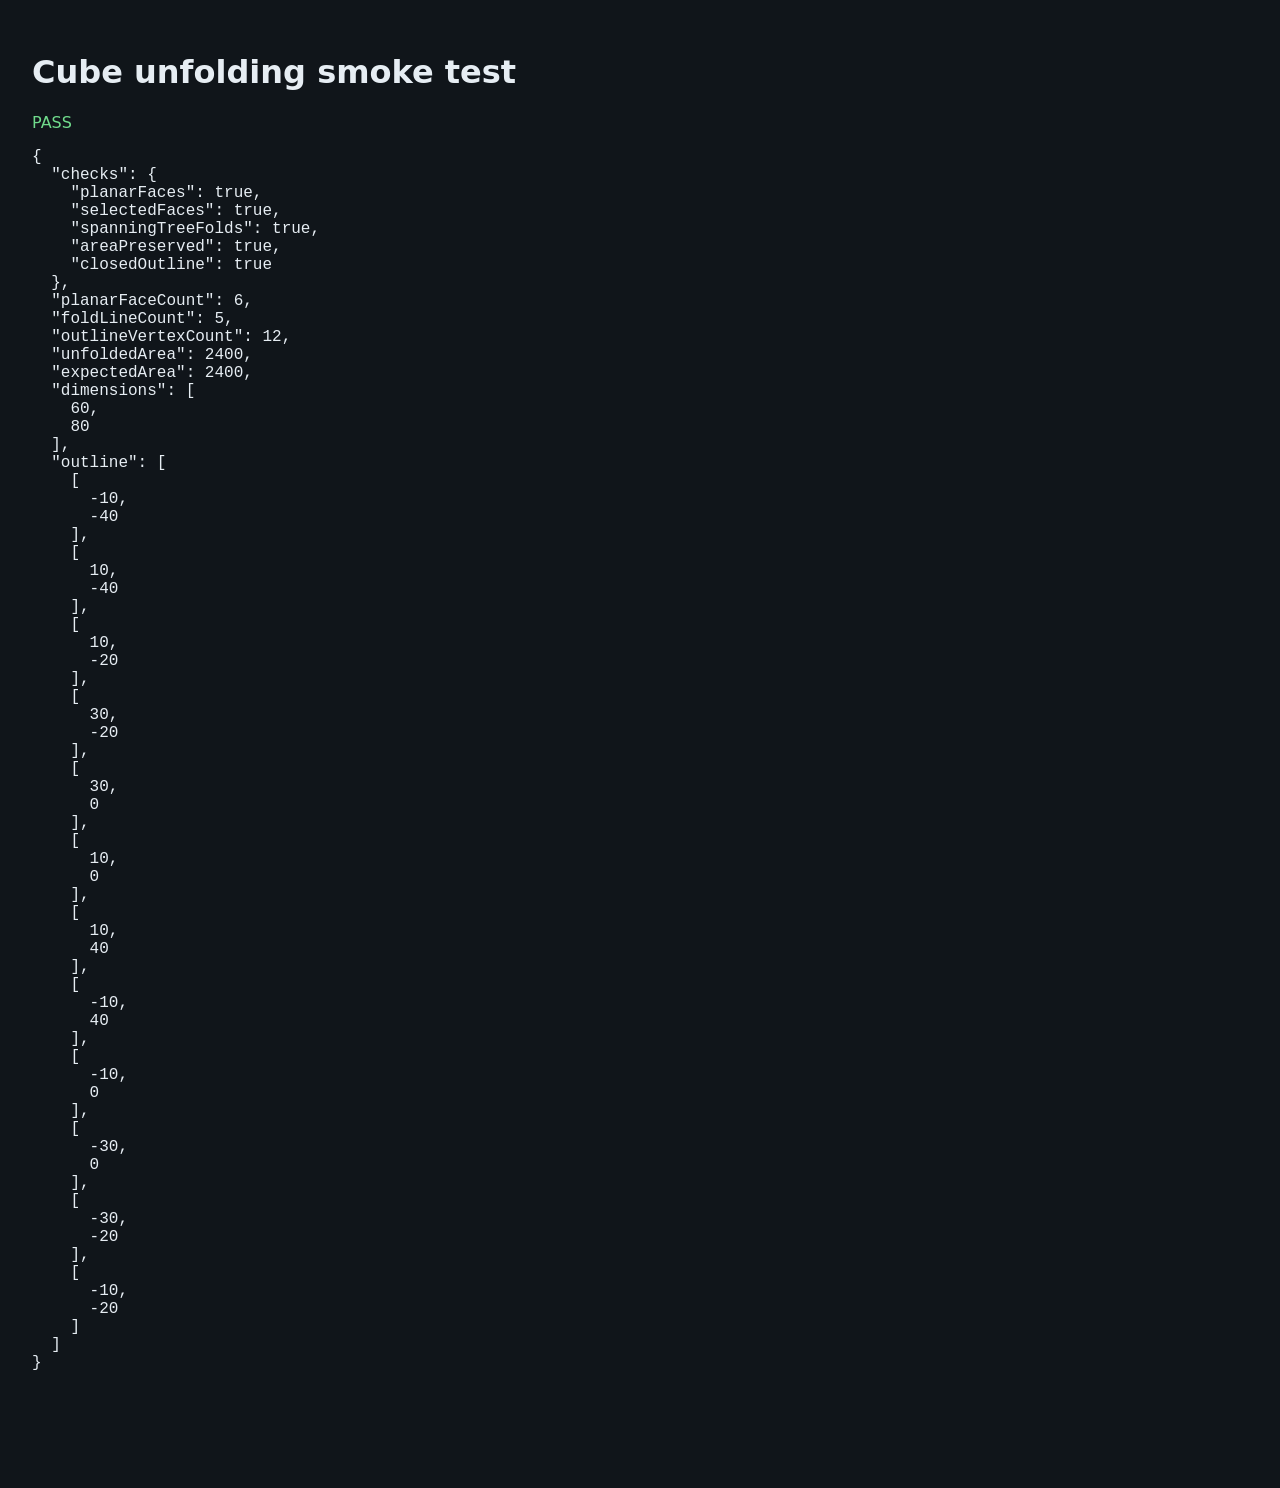
<file: tests/unfold-cube.html>
<!doctype html>
<html lang="en">
<head>
  <meta charset="utf-8" />
  <title>Cube unfolding smoke test</title>
  <script type="importmap">
  {
    "imports": {
      "three": "../vendor/three/three.module.js"
    }
  }
  </script>
  <style>
    body { font: 16px system-ui; padding: 24px; background: #10151a; color: #e6edf3; }
    .pass { color: #70db8c; }
    .fail { color: #ff7070; }
    pre { white-space: pre-wrap; }
  </style>
</head>
<body>
  <h1>Cube unfolding smoke test</h1>
  <div id="result">Running…</div>
  <pre id="details"></pre>
  <script type="module">
    import * as THREE from "three";
    import { buildSurfaceModel, unfoldSelectedRegions } from "../face-select.js";

    const resultEl = document.getElementById("result");
    const detailsEl = document.getElementById("details");

    function area(points) {
      let sum = 0;
      for (let i = 0; i < points.length; i++) {
        const a = points[i], b = points[(i + 1) % points.length];
        sum += a[0] * b[1] - b[0] * a[1];
      }
      return Math.abs(sum / 2);
    }

    try {
      const indexed = new THREE.BoxGeometry(20, 20, 20);
      const geometry = indexed.toNonIndexed();
      indexed.dispose();
      const model = buildSurfaceModel(geometry);
      const selected = new Set(model.regions.map((region) => region.id));
      const unfolded = unfoldSelectedRegions(model, selected, 0);
      const unfoldedArea = area(unfolded.outline);
      const expectedArea = 6 * 20 * 20;
      const checks = {
        planarFaces: model.regions.length === 6,
        selectedFaces: unfolded.faceCount === 6,
        spanningTreeFolds: unfolded.foldLines.length === 5,
        areaPreserved: Math.abs(unfoldedArea - expectedArea) < 1e-5,
        closedOutline: unfolded.outline.length >= 8,
      };
      const passed = Object.values(checks).every(Boolean);
      resultEl.textContent = passed ? "PASS" : "FAIL";
      resultEl.className = passed ? "pass" : "fail";
      detailsEl.textContent = JSON.stringify({
        checks,
        planarFaceCount: model.regions.length,
        foldLineCount: unfolded.foldLines.length,
        outlineVertexCount: unfolded.outline.length,
        unfoldedArea,
        expectedArea,
        dimensions: [unfolded.w, unfolded.h],
        outline: unfolded.outline,
      }, null, 2);
      document.title = passed ? "PASS cube unfolding" : "FAIL cube unfolding";
      geometry.dispose();
    } catch (error) {
      resultEl.textContent = "FAIL";
      resultEl.className = "fail";
      detailsEl.textContent = error.stack || error.message;
      document.title = "FAIL cube unfolding";
    }
  </script>
</body>
</html>
</file>
<file: style.css>
:root {
  --bg: #0f1418;
  --panel: #1a2129;
  --panel-2: #232d38;
  --line: #33414f;
  --text: #e6edf3;
  --muted: #92a3b3;
  --accent: #4f9dff;
  --accent-2: #2d7d46;
  --danger: #cc4444;
}

* { box-sizing: border-box; }

body {
  margin: 0;
  font-family: system-ui, -apple-system, "Segoe UI", Roboto, sans-serif;
  background: var(--bg);
  color: var(--text);
  font-size: 14px;
}

.topbar {
  display: flex;
  align-items: center;
  justify-content: space-between;
  gap: 14px;
  padding: 10px 18px;
  border-bottom: 1px solid var(--line);
  background: var(--panel);
}
.topbar h1 { font-size: 18px; margin: 0; font-weight: 600; flex: none; }
.tag {
  font-size: 11px; background: var(--accent); color: #001; padding: 1px 6px;
  border-radius: 4px; vertical-align: middle; margin-left: 4px;
}

.topnav { display: flex; gap: 4px; flex: 1; }
button.linklike {
  background: transparent;
  border: 1px solid transparent;
  color: var(--muted);
  padding: 5px 10px;
  font-size: 12px;
}
button.linklike:hover:not(:disabled) { color: var(--text); border-color: var(--line); }

.health { font-size: 12px; padding: 3px 10px; border-radius: 12px; }
.health--unknown { background: #3a3a1a; color: #d8d38a; }
.health--ok { background: #123; color: #6fd08a; }
.health--down { background: #311; color: #e88; }

.app-view[hidden] { display: none; }

/* No align-items: start — the default `stretch` lets the controls panel run
   the full height of the row, so its box ends level with the PCB preview's
   bottom instead of stopping wherever its own content happens to end. */
.layout {
  display: grid;
  grid-template-columns: minmax(420px, 33vw) 1fr;
  gap: 14px;
  padding: 14px;
}

/* ---- landing page ---- */
.landing {
  max-width: 1000px;
  margin: 0 auto;
  padding: 28px 18px 40px;
}
.landing-hero { padding: 24px; text-align: center; }
.landing-hero h2 { margin: 0 0 10px; font-size: 22px; }
.landing-hero p { margin: 0 auto 16px; max-width: 640px; color: var(--muted); line-height: 1.5; }
.landing-hero__actions { justify-content: center; }
.landing-modes__label {
  margin: 26px 0 12px;
  font-size: 13px;
  text-transform: uppercase;
  letter-spacing: .04em;
  color: var(--muted);
  text-align: center;
}
.landing-modes {
  display: grid;
  grid-template-columns: repeat(3, 1fr);
  gap: 14px;
}
.mode-card { padding: 18px; display: flex; flex-direction: column; }
.mode-card h2 { font-size: 16px; margin: 0 0 8px; }
.mode-card p { color: var(--muted); font-size: 13px; line-height: 1.5; margin: 0 0 14px; flex: 1; }
.mode-card__cta { align-self: flex-start; }

/* ---- landing: mini glossary ---- */
.landing-glossary { margin-top: 14px; padding: 14px 18px; font-size: 13px; }
.landing-glossary strong { display: block; margin-bottom: 8px; }
.landing-glossary dl {
  display: grid;
  grid-template-columns: max-content 1fr;
  gap: 6px 18px;
  margin: 0;
}
.landing-glossary dt { color: var(--accent); font-weight: 600; }
.landing-glossary dd { margin: 0 0 4px; color: var(--muted); line-height: 1.45; }

/* ---- landing: example design gallery ---- */
.landing-section-sub {
  max-width: 720px;
  margin: -4px auto 14px;
  text-align: center;
  color: var(--muted);
  font-size: 13px;
  line-height: 1.5;
}
.landing-examples {
  display: grid;
  grid-template-columns: repeat(3, 1fr);
  gap: 14px;
}
.example-card { padding: 14px; display: flex; flex-direction: column; }
.example-card__thumb {
  height: 110px;
  display: flex;
  align-items: center;
  justify-content: center;
  background: var(--panel-2);
  border: 1px solid var(--line);
  border-radius: 6px;
  margin-bottom: 10px;
  padding: 8px;
}
.example-card__thumb svg { max-width: 100%; max-height: 100%; width: auto; height: 94px; }
.example-card h2 { font-size: 15px; margin: 0 0 6px; }
.example-card p { color: var(--muted); font-size: 12.5px; line-height: 1.5; margin: 0 0 10px; flex: 1; }
.example-card__foot { display: flex; align-items: center; justify-content: space-between; gap: 8px; }
.example-card__foot button { flex: none; white-space: nowrap; }
.example-card__facts { font-size: 11px; color: var(--muted); line-height: 1.35; }

/* ---- landing: real robot end-effector gallery ---- */
.stl-example-filter { display: flex; justify-content: center; margin-bottom: 14px; }
.stl-example-filter label {
  display: flex; align-items: center; gap: 8px;
  font-size: 12px; color: var(--muted);
}
.stl-example-filter select {
  font: inherit;
  padding: 5px 9px;
  border-radius: 5px;
  border: 1px solid var(--line);
  background: var(--panel-2);
  color: var(--text);
}
.landing-stl-examples {
  display: grid;
  grid-template-columns: repeat(4, 1fr);
  gap: 12px;
}
.stl-example-card {
  padding: 10px;
  display: flex;
  flex-direction: column;
  gap: 8px;
}
.stl-example-card[hidden] { display: none; }
.stl-example-card__thumb {
  background: #0c1116;
  border: 1px solid var(--line);
  border-radius: 6px;
  overflow: hidden;
  aspect-ratio: 4 / 3;
  display: flex;
  align-items: center;
  justify-content: center;
}
.stl-example-card__thumb img { width: 100%; height: 100%; object-fit: cover; display: block; }
.stl-example-card__body { flex: 1; }
.stl-example-card h3 { font-size: 13px; margin: 0 0 2px; }
.stl-example-card__part { font-size: 12.5px; color: var(--text); margin: 0 0 3px; }
.stl-example-card__meta { font-size: 11px; color: var(--muted); margin: 0; line-height: 1.35; }
.stl-example-card button { width: 100%; }

/* ---- landing: local install + Claude Code guides ---- */
.landing-guides {
  display: grid;
  grid-template-columns: repeat(2, 1fr);
  gap: 14px;
}
.guide-card { padding: 18px; font-size: 13px; }
.guide-card h2 { font-size: 16px; margin: 0 0 8px; }
.guide-card p { color: var(--muted); line-height: 1.55; margin: 0 0 10px; }
.guide-card ol { margin: 0 0 10px; padding-left: 20px; color: var(--text); }
.guide-card li { margin-bottom: 8px; line-height: 1.5; }
.guide-card a { color: var(--accent); }
.guide-card code {
  background: var(--panel-2);
  border: 1px solid var(--line);
  border-radius: 4px;
  padding: 1px 5px;
  font-size: 12px;
}
.guide-card__note { font-size: 12px; }

/* ---- in-tool mode switcher ---- */
.mode-switcher {
  display: flex;
  align-items: center;
  gap: 6px;
  padding: 10px 0 12px;
  margin-bottom: 4px;
  border-bottom: 1px solid var(--line);
}
.mode-switcher__label { font-size: 12px; color: var(--muted); margin-right: 2px; }

/* ---- sensorize-zone toolbar toggle ---- */
.cad-target-toggle {
  display: flex;
  gap: 4px;
  padding-right: 8px;
  margin-right: 4px;
  border-right: 1px solid var(--line);
}

/* ---- cable-edge confirmation banner ---- */
.cable-edge-banner {
  display: flex;
  align-items: center;
  gap: 10px;
  margin-bottom: 10px;
  padding: 8px 10px;
  border: 1px solid #6b5200;
  border-radius: 4px;
  background: #4a3b0d;
  color: #ffe9a8;
  font-size: 12px;
  line-height: 1.4;
}
.cable-edge-banner[hidden] { display: none; }
.cable-edge-banner button {
  flex: 0 0 auto;
  width: 20px;
  height: 20px;
  padding: 0;
  border: none;
  border-radius: 50%;
  background: transparent;
  color: #ffe9a8;
  font-size: 14px;
  line-height: 18px;
}

/* ---- parameter panel grouping ---- */
.params-subhead {
  font-size: 11px;
  text-transform: uppercase;
  letter-spacing: .04em;
  color: var(--muted);
  margin: 12px 0 6px;
}
.params-subhead:first-of-type { margin-top: 4px; }
.help-link {
  text-transform: none;
  letter-spacing: normal;
  color: var(--accent);
  text-decoration: none;
  margin-left: 4px;
}
.help-link:hover { text-decoration: underline; }
.params--emphasis .check-field { font-size: 13px; color: var(--text); font-weight: 600; }
details.advanced { margin-top: 10px; }
details.advanced summary {
  cursor: pointer;
  font-size: 12px;
  color: var(--accent);
  padding: 4px 0;
  list-style: none;
}
details.advanced summary::-webkit-details-marker { display: none; }
details.advanced summary::before { content: "▸ "; }
details.advanced[open] summary::before { content: "▾ "; }
details.advanced .params { margin-top: 8px; }

/* ---- pixel footprint preview ---- */
.pixel-preview {
  margin-top: 8px;
  padding: 10px;
  background: #fff;
  border: 1px solid var(--line);
  border-radius: 6px;
  display: flex;
  flex-direction: column;
  align-items: center;
}
.pixel-preview svg { width: 100%; max-width: 220px; height: auto; }
.pixel-preview .pixel-info {
  margin-top: 6px;
  font-size: 11px;
  color: #666;
  text-align: center;
}

/* ---- help page ---- */
.help {
  max-width: 980px;
  margin: 0 auto;
  padding: 20px 18px 40px;
  display: grid;
  grid-template-columns: 200px 1fr;
  gap: 18px;
  align-items: start;
}
.help-nav {
  position: sticky;
  top: 14px;
  display: flex;
  flex-direction: column;
  gap: 8px;
  padding: 14px;
  font-size: 13px;
}
.help-nav strong { font-size: 11px; text-transform: uppercase; letter-spacing: .04em; color: var(--muted); }
.help-nav a { color: var(--text); text-decoration: none; }
.help-nav a:hover { color: var(--accent); }
.help-content { display: flex; flex-direction: column; gap: 14px; }
.help-section { padding: 18px; }
.help-section h2 { margin-top: 0; font-size: 16px; }
.help-section h3 { font-size: 13px; color: var(--accent); margin: 14px 0 4px; }
.help-section p, .help-section li { color: var(--muted); font-size: 13px; line-height: 1.55; }
.help-section strong { color: var(--text); }
.help-glossary dt { color: var(--text); font-weight: 600; font-size: 13px; margin-top: 10px; }
.help-glossary dd { color: var(--muted); font-size: 13px; line-height: 1.5; margin: 2px 0 0; }

/* ---- interactive tour ---- */
.tour-overlay {
  display: none;
  position: fixed;
  inset: 0;
  z-index: 999;
  background: rgba(6, 9, 12, 0.6);
}
.tour-overlay.is-active { display: block; }
.tour-spotlight {
  position: fixed;
  display: none;
  border: 2px solid var(--accent);
  border-radius: 8px;
  box-shadow: 0 0 0 4000px rgba(6, 9, 12, 0.6);
  pointer-events: none;
  transition: left .18s ease, top .18s ease, width .18s ease, height .18s ease;
}
.tour-card {
  position: fixed;
  z-index: 1000;
  width: min(320px, calc(100vw - 28px));
  padding: 16px;
  box-shadow: 0 8px 24px rgba(0,0,0,0.4);
}
.tour-card__step { font-size: 11px; color: var(--muted); text-transform: uppercase; letter-spacing: .04em; }
.tour-card h3 { margin: 6px 0 8px; font-size: 15px; }
.tour-card p { margin: 0 0 14px; font-size: 13px; color: var(--muted); line-height: 1.5; }
.tour-card__actions { align-items: center; margin-top: 0; }
.tour-card__spacer { flex: 1; }
/* Purely a JS bookkeeping marker (which elements to un-highlight on step
   change) — the visible highlight itself is the .tour-spotlight cutout, not
   this class, so it deliberately carries no z-index. Elevating the target
   element's z-index to "poke through" the dim overlay would put it in the
   same root stacking context as .tour-overlay and let it cover the tour
   card/buttons — a real bug caught via end-to-end testing. */

.panel {
  background: var(--panel);
  border: 1px solid var(--line);
  border-radius: 8px;
}

/* Stretched by the grid to the row's full height (see .layout). The old
   viewport-height cap is gone: it made the panel scroll inside itself and
   end well above the preview column's bottom edge. overflow-y stays for the
   case where this column is the taller one. */
.controls { padding: 4px 14px 14px; overflow-y: auto; }

.group { padding: 12px 0; border-bottom: 1px solid var(--line); }
.group:last-child { border-bottom: none; }
.group h2 { font-size: 13px; text-transform: uppercase; letter-spacing: .04em; color: var(--muted); margin: 0 0 8px; }

.hint { font-size: 12px; color: var(--muted); margin: 0 0 8px; line-height: 1.4; }
.mini { font-size: 12px; color: var(--muted); margin-top: 6px; min-height: 1em; }

#outline-canvas {
  width: 100%;
  max-width: 780px;
  height: auto;
  background: #0c1116;
  border: 1px solid var(--line);
  border-radius: 6px;
  cursor: crosshair;
  display: block;
  touch-action: none;
}
#outline-canvas.space-pan { cursor: grab; }
#outline-canvas.is-panning { cursor: grabbing; }
.outline-editor {
  width: min(100%, 820px);
  margin: 0 auto;
}
.outline-editor .row {
  justify-content: center;
}
.cad-toolbar {
  display: flex;
  flex-wrap: wrap;
  gap: 6px;
  margin-bottom: 8px;
}
.cad-toolbar button {
  padding: 5px 8px;
  font-size: 12px;
}
.cad-fields {
  display: grid;
  grid-template-columns: repeat(6, minmax(72px, 1fr));
  gap: 8px;
  margin-bottom: 8px;
}
.cad-fields label {
  display: flex;
  flex-direction: column;
  gap: 3px;
  color: var(--muted);
  font-size: 12px;
}
.cad-fields input {
  font: inherit;
  padding: 5px 7px;
  border-radius: 5px;
  border: 1px solid var(--line);
  background: #0c1116;
  color: var(--text);
}
.cad-fields .check-field {
  justify-content: end;
  flex-direction: row;
  align-items: center;
}
.cad-fields .check-field input {
  width: auto;
}

.row { display: flex; gap: 8px; flex-wrap: wrap; margin-top: 8px; }

button {
  font: inherit;
  padding: 7px 12px;
  border-radius: 6px;
  border: 1px solid var(--line);
  background: var(--panel-2);
  color: var(--text);
  cursor: pointer;
}
button:hover:not(:disabled) { border-color: var(--accent); }
button:disabled { opacity: .45; cursor: not-allowed; }
button.primary { background: var(--accent); color: #001; border-color: var(--accent); font-weight: 600; }
button.secondary { background: transparent; }
button.mode-button.active {
  background: #214f78;
  border-color: var(--accent);
  box-shadow: inset 0 0 0 1px var(--accent);
}

.params { display: grid; grid-template-columns: 1fr 1fr; gap: 8px; }
.params label { display: flex; flex-direction: column; font-size: 12px; color: var(--muted); gap: 3px; }
.params input {
  font: inherit; padding: 5px 7px; border-radius: 5px;
  border: 1px solid var(--line); background: #0c1116; color: var(--text);
}
/* A value the backend solved and wrote back, not one the user types — see
   showSolvedGridSize in app.js (rows/cols sensor grid mode). */
.params input.is-derived {
  background: #0a0d11; color: var(--muted); border-style: dashed; cursor: default;
}
.stl-curved-controls {
  display: grid;
  grid-template-columns: 1fr 1fr;
  gap: 8px;
  margin-top: 8px;
}
.stl-connections { margin-top: 8px; display: grid; gap: 6px; }
.stl-connections .chain-preview {
  width: 100%;
  height: auto;
  background: #0c1116;
  border: 1px solid var(--line);
  border-radius: 5px;
}
.stl-connections .chain-dims { font-size: 12px; color: var(--muted); }
.stl-connections .chain-actions { display: flex; justify-content: flex-end; }
.stl-connections .conn-row {
  display: flex;
  align-items: center;
  justify-content: space-between;
  gap: 8px;
  font-size: 12px;
  color: var(--muted);
  border: 1px solid var(--line);
  border-radius: 5px;
  padding: 5px 8px;
  background: #0c1116;
}
.stl-connections .conn-row.warn { border-color: #8a6a2c; }
.stl-connections .conn-row.pending {
  border-color: var(--accent);
  box-shadow: inset 0 0 0 1px var(--accent);
}
.stl-connections .conn-row.pending .conn-kind { color: var(--accent); }
.stl-connections .conn-row .conn-kind { color: var(--text); }
.stl-connections button { flex-shrink: 0; }
.stl-curved-controls label {
  display: flex;
  flex-direction: column;
  font-size: 12px;
  color: var(--muted);
  gap: 3px;
}
.stl-curved-controls .check-field {
  flex-direction: row;
  align-items: center;
}
.stl-curved-controls input {
  font: inherit;
  padding: 5px 7px;
  border-radius: 5px;
  border: 1px solid var(--line);
  background: #0c1116;
  color: var(--text);
}
.stl-curved-controls .check-field input {
  width: auto;
  padding: 0;
}
.stl-patch-controls {
  display: flex;
  align-items: center;
  flex-wrap: wrap;
  gap: 10px;
  margin-top: 8px;
}
.stl-patch-controls[hidden] { display: none; }
.dev-example-row[hidden] { display: none; }
.dev-example-row label {
  display: flex;
  flex-direction: column;
  font-size: 12px;
  color: var(--muted);
  gap: 3px;
  flex: 1;
}
.dev-example-row select {
  font: inherit;
  padding: 5px 7px;
  border-radius: 5px;
  border: 1px solid var(--line);
  background: #0c1116;
  color: var(--text);
}
.stl-patch-controls .hint { flex: 1 1 100%; margin: 0; }
.stl-patch-controls .check-field {
  display: flex;
  align-items: center;
  gap: 5px;
  font-size: 12px;
  color: var(--muted);
}

.connector-upsize {
  display: flex;
  align-items: flex-end;
  gap: 8px;
  margin-top: 10px;
  padding: 8px 10px;
  border: 1px solid var(--line);
  border-radius: 6px;
  background: var(--panel-2);
  flex-wrap: wrap;
}
.connector-upsize[hidden] { display: none; }
.connector-upsize label { display: flex; flex-direction: column; gap: 3px; font-size: 12px; color: var(--muted); }
.connector-upsize .hint { margin: 0; font-size: 11px; }
.connector-upsize select {
  font: inherit; padding: 5px 7px; border-radius: 5px;
  border: 1px solid var(--line); background: #0c1116; color: var(--text);
}

#stats { margin-top: 10px; font-size: 12px; }
#stats table { width: 100%; border-collapse: collapse; }
#stats td { padding: 2px 0; color: var(--muted); }
#stats td:last-child { text-align: right; color: var(--text); font-variant-numeric: tabular-nums; }
.stats-details { margin-top: 8px; border-top: 1px solid var(--line); padding-top: 6px; }
.stats-details summary { cursor: pointer; color: var(--muted); font-size: 12px; }
.stats-details summary:hover { color: var(--text); }
.stats-details table { margin-top: 6px; }
/* The generated board no longer matches the outline on the canvas. */
.pcb-preview--stale svg { opacity: 0.35; filter: grayscale(0.6); }
.drc-details {
  margin-top: 8px;
  color: var(--muted);
  border-top: 1px solid var(--line);
  padding-top: 6px;
}
.drc-details strong { color: var(--text); font-weight: 600; }
.drc-details ul { margin: 4px 0 0; padding-left: 16px; }
.drc-details li { margin: 2px 0; line-height: 1.3; }

/* Workflow order top to bottom: Board Outline, Generate, PCB Preview.
   Flex rather than grid-template-rows, so the panel that should absorb spare
   height says so itself (.view--grow) rather than it depending on sibling
   position — panels here get added and reordered. */
.views { display: flex; flex-direction: column; gap: 14px; min-height: calc(100vh - 90px); }
.view { display: flex; flex-direction: column; padding: 12px 14px; min-height: 0; }
/* min-height keeps the 420px floor the old minmax(420px, 1fr) track gave the
   preview — .pcb-preview itself is min-height:0 so it would otherwise collapse.
   MUST stay below .view: same specificity, so .view's own `min-height: 0` wins
   on order if this rule comes first, and with flex-basis 0 the panel then
   collapses to nothing instead of holding its floor. */
.view--grow { flex: 1 1 0; min-height: clamp(420px, 58vh, 760px); }
.view__head { display: flex; align-items: center; justify-content: space-between; margin-bottom: 10px; gap: 10px; }
.view__head h2 { font-size: 14px; margin: 0; }
.generate-panel {
  padding: 12px 14px;
}
.generate-panel__body {
  display: grid;
  grid-template-columns: minmax(180px, 260px) 1fr;
  gap: 14px;
  align-items: start;
}
.generate-actions {
  margin-top: 0;
}
/* The download step, as its own panel at the foot of the views column. flex:none
   so it keeps its natural height and does not compete with .view--grow above. */
.download-bar {
  display: flex;
  justify-content: flex-end;
  align-items: center;
  gap: 8px;
  padding: 12px 14px;
  flex: 0 0 auto;
}
.download-bar__status { margin-top: 0; margin-right: auto; }

/* Base name for every file this design produces. Sits at the left of the bar so
   it reads as a property of the design rather than of one button. */
.download-bar__name {
  display: flex;
  align-items: center;
  gap: 6px;
  flex: 0 1 auto;
  min-width: 0;
}
.download-bar__name .mini { margin: 0; white-space: nowrap; }
.download-bar__hint {
  margin: 0;
  white-space: nowrap;
  color: #a05a00;
  cursor: help;
}
.download-bar__name input {
  width: 22ch;
  min-width: 0;
  margin: 0;
  padding: 5px 8px;
  font-size: 13px;
  font-family: inherit;
}

/* ---- Optional shear-bump sheet (a second, 3D-printed part) ---- */
.bump-panel { padding: 12px 14px; flex: 0 0 auto; }
.bump-head { display: flex; align-items: center; gap: 6px; }
.bump-panel .check-field {
  display: flex; align-items: center; gap: 8px; cursor: pointer;
  font-size: 13px; color: var(--text); font-weight: 600;
}
.bump-panel .check-field input { width: auto; margin: 0; }
.bump-body { margin-top: 10px; }
.bump-fields {
  display: grid; grid-template-columns: repeat(auto-fit, minmax(140px, 1fr));
  gap: 8px; margin-bottom: 10px;
}
.bump-fields label { display: flex; flex-direction: column; font-size: 12px; color: var(--muted); gap: 3px; }
.bump-fields input {
  font: inherit; padding: 5px 7px; border-radius: 5px;
  border: 1px solid var(--line); background: #0c1116; color: var(--text);
}
.bump-advanced { margin: 0 0 10px; }
.bump-advanced .bump-fields { margin: 8px 0 0; }
.bump-actions { display: flex; gap: 8px; flex-wrap: wrap; }
/* Fixed height rather than flex:1 — this panel sits in a scrolling column, so
   an auto-sized canvas collapses to nothing. */
.bump-container { height: clamp(280px, 42vh, 520px); margin-top: 10px; flex: none; }
.bump-stats { margin-top: 10px; }
.bump-stats dl.bump-stats, dl.bump-stats { display: grid; gap: 5px; margin: 0; }
dl.bump-stats > div { display: grid; grid-template-columns: 130px 1fr; gap: 10px; }
dl.bump-stats dt { color: var(--muted); }
dl.bump-stats dd { margin: 0; color: var(--text); }
.bump-warnings { margin: 8px 0 0; padding-left: 18px; color: #d8a33c; }
.generate-panel #gen-status {
  margin-top: 8px;
}

.route-tools {
  display: flex;
  align-items: center;
  justify-content: flex-end;
  gap: 6px;
  flex-wrap: wrap;
}
.route-tools button { padding: 5px 8px; font-size: 12px; }
.pcb-view-tools {
  display: flex;
  align-items: center;
  justify-content: flex-end;
  gap: 6px;
  flex-wrap: wrap;
}
.pcb-view-tools button {
  min-width: 32px;
  padding: 5px 8px;
  font-size: 12px;
}
.tool-field {
  display: inline-flex;
  align-items: center;
  gap: 5px;
  color: var(--muted);
  font-size: 12px;
}
.tool-field input {
  width: 58px;
  font: inherit;
  padding: 4px 6px;
  border-radius: 5px;
  border: 1px solid var(--line);
  background: #0c1116;
  color: var(--text);
}
.tail-extension-panel {
  margin-top: 8px;
  padding: 10px;
  border: 1px solid var(--line);
  border-radius: 6px;
  background: #121922;
}
.tail-extension-panel__head {
  display: flex;
  gap: 8px;
  align-items: baseline;
  flex-wrap: wrap;
  margin-bottom: 8px;
}
.tail-extension-panel__head strong { font-size: 13px; }
.tail-extension-panel__head span { color: var(--muted); font-size: 12px; }
.tail-extension-fields {
  display: grid;
  grid-template-columns: repeat(3, minmax(90px, 1fr));
  gap: 8px;
}
.tail-extension-fields label {
  display: flex;
  flex-direction: column;
  gap: 3px;
  color: var(--muted);
  font-size: 12px;
}
.tail-extension-fields input {
  font: inherit;
  padding: 5px 7px;
  border-radius: 5px;
  border: 1px solid var(--line);
  background: #0c1116;
  color: var(--text);
}
.tail-extension-preview {
  fill: none;
  stroke: #111;
  stroke-width: 0.3;
  stroke-dasharray: 1,0.5;
  pointer-events: none;
}
.tail-connector-preview {
  pointer-events: none;
}
.tail-connector-preview__body {
  fill: rgba(255, 190, 64, 0.16);
  stroke: #8a5a00;
  stroke-width: 0.18;
  stroke-dasharray: 0.8,0.35;
}
.tail-connector-preview__ear {
  fill: rgba(255, 190, 64, 0.2);
  stroke: #8a5a00;
  stroke-width: 0.18;
}
.tail-connector-preview__label {
  fill: #111;
  font-size: 1.2px;
  font-family: sans-serif;
}

.pcb-preview {
  position: relative;
  flex: 1; min-height: 0; overflow: auto; background: #fff; border-radius: 6px;
  display: flex; align-items: center; justify-content: center; padding: 8px;
}
/* Fit the whole board to the panel, both axes. The generated SVG carries an
   intrinsic width/height (800x770-ish) alongside its viewBox, so constraining
   width alone let `height: auto` render it at full height inside a shorter
   panel: it overflowed, got centre-cropped by the flex centering, and looked
   zoomed in — with Reset View powerless, since the viewBox was never wrong.
   Capping both axes with auto sizing keeps the aspect ratio and scales to
   whichever constraint binds. Zoomed-in states still scroll via .pcb-preview's
   own overflow. */
.pcb-preview svg { max-width: 100%; max-height: 100%; width: auto; height: auto; }
.tail-extension-prompt {
  position: absolute;
  top: 12px;
  left: 12px;
  z-index: 5;
  display: flex;
  align-items: center;
  gap: 10px;
  max-width: min(360px, calc(100% - 24px));
  padding: 8px 10px;
  border: 1px solid #111;
  border-radius: 4px;
  background: #ffd84d;
  color: #111;
  font-weight: 700;
  box-shadow: 0 2px 8px rgba(0, 0, 0, 0.22);
}
.tail-extension-prompt[hidden] {
  display: none;
}
.tail-extension-prompt button {
  flex: 0 0 auto;
  width: 22px;
  height: 22px;
  padding: 0;
  border: 1px solid #111;
  border-radius: 50%;
  background: #111;
  color: #ffd84d;
  font-size: 16px;
  font-weight: 700;
  line-height: 18px;
}
.route-editor-svg {
  cursor: grab;
  touch-action: none;
}
.route-editor-svg:active {
  cursor: grabbing;
}
.route-editor-svg .editable-route {
  cursor: grab;
  pointer-events: stroke;
  stroke-width: 0.24;
}
.route-editor-svg .editable-route:hover,
.route-editor-svg .route-edit-selected {
  filter: drop-shadow(0 0 0.12px #111);
  stroke-width: 0.24;
}
.route-handle {
  fill: #fff;
  stroke: #111;
  stroke-width: 0.08;
  cursor: grab;
}
.route-handle--selected {
  fill: #ffd45a;
  stroke: #111;
}

.fold-line {
  stroke: #ff9f43;
  stroke-width: 1.5;
  stroke-dasharray: 7 5;
  fill: none;
}

.stl-container {
  flex: 1; min-height: 240px; position: relative; border-radius: 6px; overflow: hidden;
  background: #0c1116; border: 1px solid var(--line);
}
/* Sized in vh so it grows with the window instead of staying at a fixed 240px,
   which was too small to pick faces in. Capped so it can't push the parameters
   below it off-screen on a tall display, and floored for short ones. */
.stl-container--sidebar {
  height: clamp(320px, 58vh, 680px);
  margin-top: 8px;
  flex: none;
}
.stl-container canvas { display: block; width: 100% !important; height: 100% !important; }

.placeholder { color: #667; font-size: 13px; text-align: center; margin: auto; padding: 20px; }
.pcb-preview .placeholder { color: #889; }

.error { color: var(--danger); }

@media (max-width: 900px) {
  .layout { grid-template-columns: 1fr; }
  .views { min-height: auto; }
  .generate-panel__body { grid-template-columns: 1fr; }
  .cad-fields { grid-template-columns: 1fr 1fr; }
  .landing-modes { grid-template-columns: 1fr; }
  .landing-examples { grid-template-columns: 1fr; }
  .landing-stl-examples { grid-template-columns: repeat(2, 1fr); }
  .landing-guides { grid-template-columns: 1fr; }
  .landing-glossary dl { grid-template-columns: 1fr; }
  .help { grid-template-columns: 1fr; }
  .help-nav { position: static; flex-direction: row; flex-wrap: wrap; }
  .tour-card { width: min(280px, calc(100vw - 24px)); }
  .topbar { flex-wrap: wrap; }
  .topnav { order: 3; width: 100%; justify-content: center; }
}

/* ---- Describe mode: the plain-English chat panel (chat-panel.js) --------
   Sized to sit in the controls sidebar next to Draw/DXF/STL, so the
   conversation and the board stay visible at the same time. */
.chat-log {
  max-height: 340px;
  overflow-y: auto;
  margin: 8px 0;
  display: flex;
  flex-direction: column;
  gap: 10px;
}
.chat-log:empty { display: none; }
.chat-msg__who {
  font-size: 11px;
  text-transform: uppercase;
  letter-spacing: 0.06em;
  opacity: 0.6;
  margin-bottom: 2px;
}
.chat-msg__body { white-space: pre-wrap; font-size: 13px; line-height: 1.45; }
.chat-msg--user .chat-msg__body { opacity: 0.85; font-style: italic; }
.chat-msg--error .chat-msg__body { color: #c0392b; }
.chat-tools { margin-top: 5px; font-size: 12px; }
.chat-tools summary { cursor: pointer; opacity: 0.65; }
.chat-tools pre {
  overflow-x: auto;
  font-size: 11px;
  margin: 5px 0 0;
  padding: 6px;
  line-height: 1.35;
}
.chat-form { display: flex; gap: 6px; margin-bottom: 6px; }
.chat-form input { flex: 1; min-width: 0; }
.chat-status { flex: 1; }


/* Two-piece case panel. Reuses the bump-panel styling; only the top-piece
   chooser and the preview selector are new. */
.case-top-choice {
  border: 1px solid var(--line, #ddd);
  border-radius: 6px;
  padding: 0.5rem 0.75rem 0.65rem;
  margin: 0 0 0.75rem;
}
.case-top-choice legend {
  font-size: 0.78rem;
  text-transform: uppercase;
  letter-spacing: 0.06em;
  opacity: 0.75;
  padding: 0 0.35rem;
}
.case-show-field {
  display: inline-flex;
  align-items: center;
  gap: 0.35rem;
}
.case-show-field select { margin-left: 0.15rem; }
</file>
